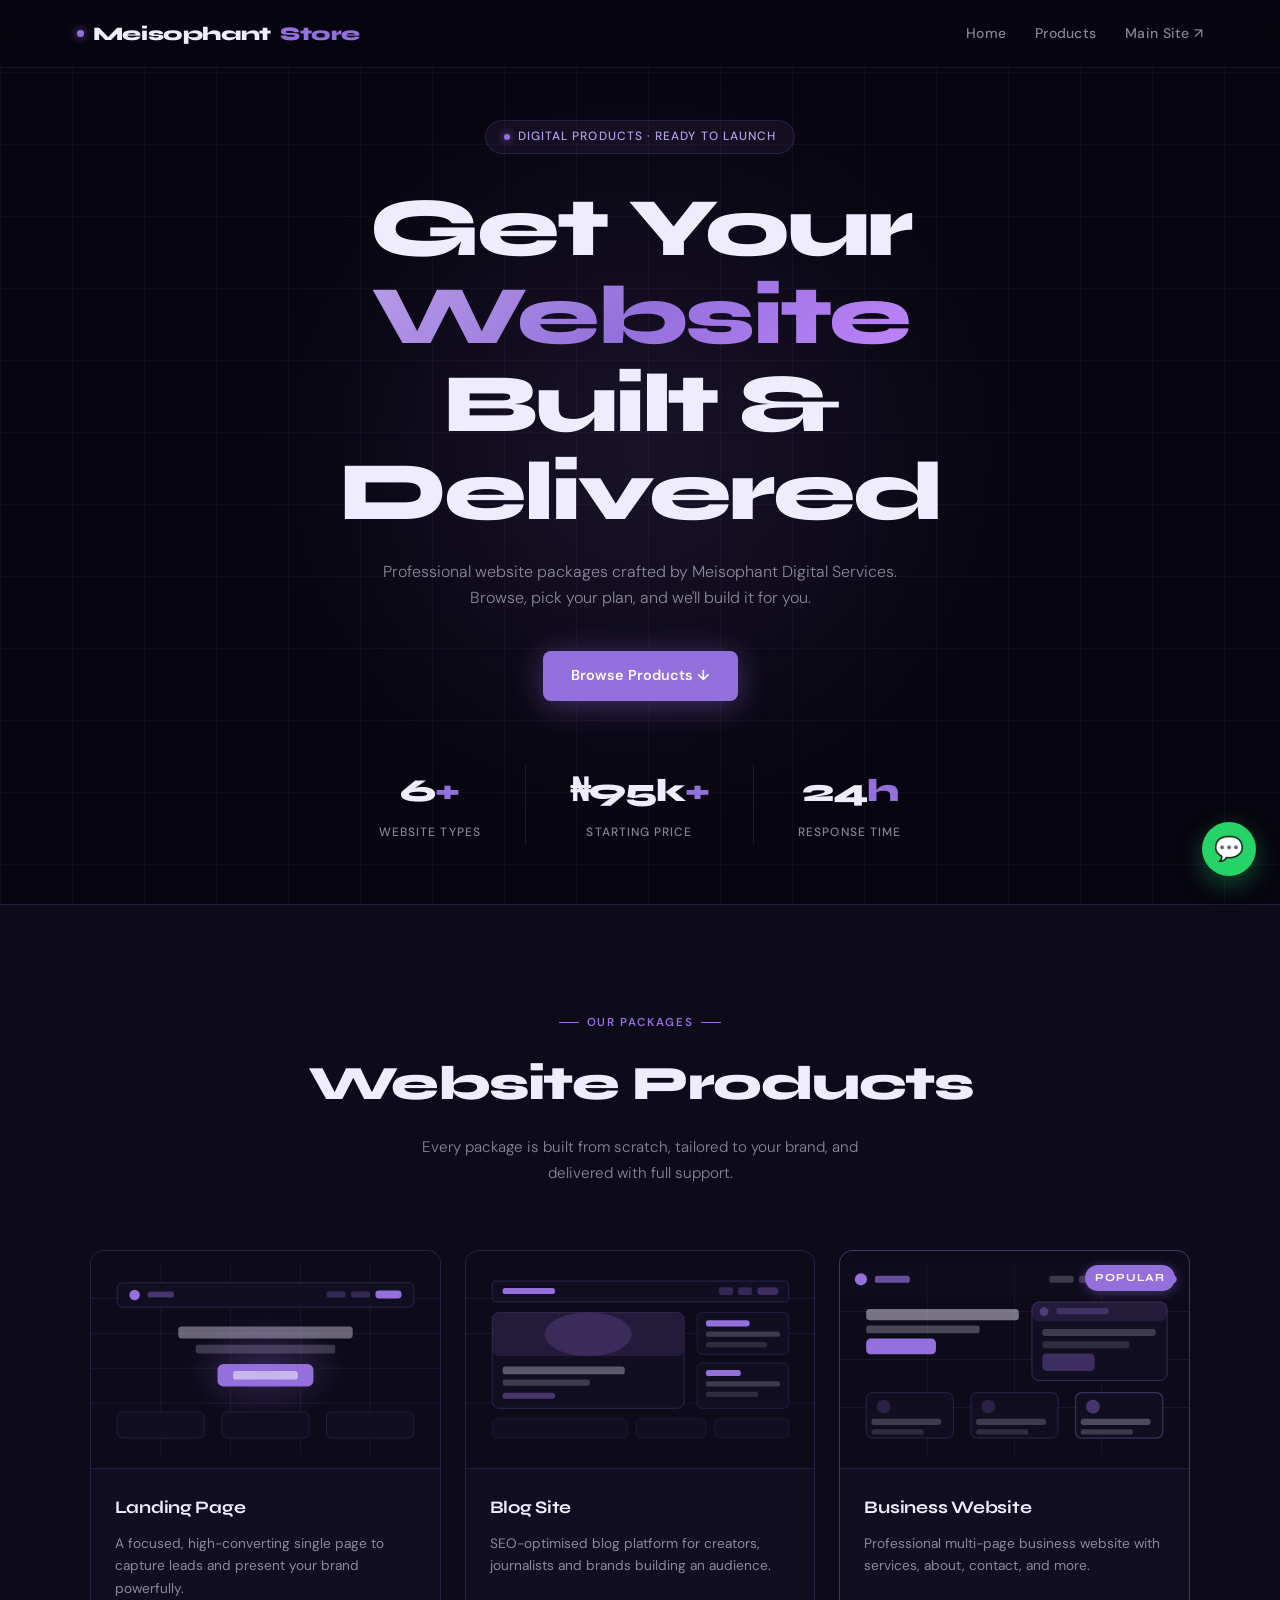
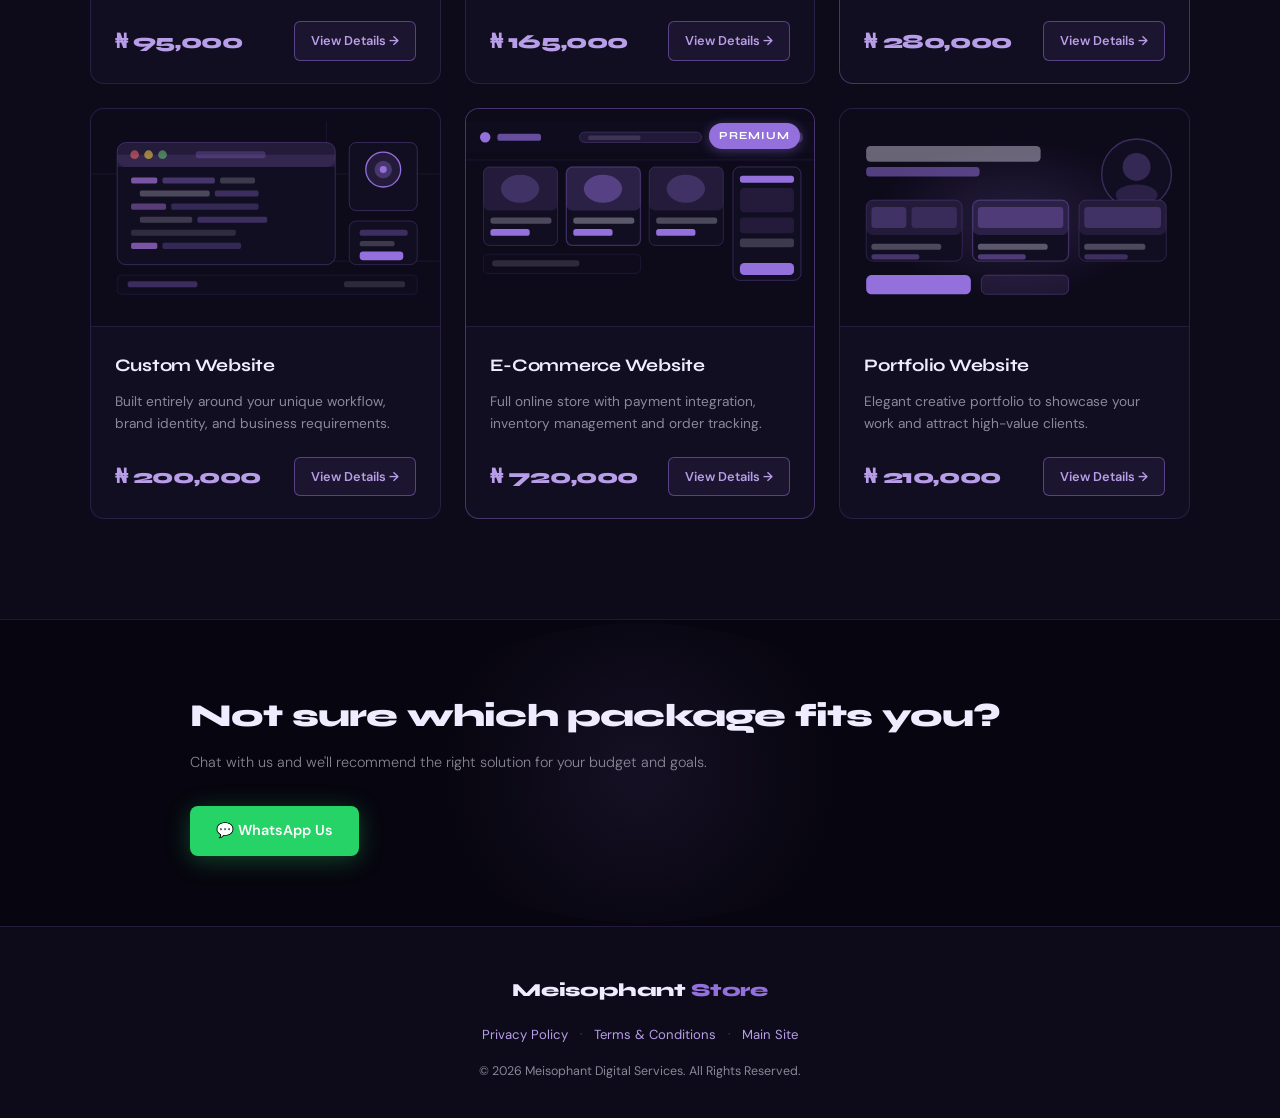
<file: index.html>
<!DOCTYPE html>
<html lang="en">
<head>
  <meta charset="UTF-8">
  <meta name="viewport" content="width=device-width, initial-scale=1.0">
  <title>Meisophant Digital Store</title>
  <meta name="description" content="Browse and order professional website packages from Meisophant Digital Services — landing pages, blogs, eCommerce, and more.">
  <link rel="shortcut icon" href="https://meisophant.name.ng/favicon.png" type="image/x-icon">
  <link rel="icon" href="https://meisophant.name.ng/favicon.png" type="image/png">

  <link rel="preconnect" href="https://fonts.googleapis.com">
  <link rel="preconnect" href="https://fonts.gstatic.com" crossorigin>
  <link href="https://fonts.googleapis.com/css2?family=Syne:wght@400;600;700;800&family=DM+Sans:ital,wght@0,300;0,400;0,500;1,300&display=swap" rel="stylesheet">

  <link rel="stylesheet" href="./assets/css/style.css">
</head>
<body>

  <!-- ===== HEADER ===== -->
  <header class="store-header">
    <a href="index.html" class="store-brand">
      <div class="brand-dot"></div>
      Meisophant <span>Store</span>
    </a>
    <div class="header-right">
      <button class="store-menu-btn" id="menuBtn" aria-label="Open menu">☰</button>
      <nav class="store-nav" id="navMenu">
        <a href="index.html">Home</a>
        <a href="#products">Products</a>
        <a href="https://meisophant.name.ng" target="_blank" rel="noopener">Main Site ↗</a>
      </nav>
    </div>
  </header>

  <!-- ===== HERO ===== -->
  <section class="store-hero">
    <div class="store-hero-orb"></div>
    <div class="store-hero-grid"></div>
    <div class="store-hero-inner">
      <div class="store-badge">
        <span class="store-badge-dot"></span>
        Digital Products · Ready to Launch
      </div>
      <h1>Get Your <em>Website</em><br>Built & Delivered</h1>
      <p>Professional website packages crafted by Meisophant Digital Services. Browse, pick your plan, and we'll build it for you.</p>
      <a href="#products" class="store-hero-btn">Browse Products ↓</a>
    </div>
    <div class="store-hero-stats">
      <div class="store-stat">
        <span class="store-stat-num">6<span>+</span></span>
        <span class="store-stat-label">Website Types</span>
      </div>
      <div class="store-stat-divider"></div>
      <div class="store-stat">
        <span class="store-stat-num">₦95k<span>+</span></span>
        <span class="store-stat-label">Starting Price</span>
      </div>
      <div class="store-stat-divider"></div>
      <div class="store-stat">
        <span class="store-stat-num">24<span>h</span></span>
        <span class="store-stat-label">Response Time</span>
      </div>
    </div>
  </section>

  <!-- ===== PRODUCTS ===== -->
  <section class="store-products" id="products">
    <div class="store-products-header">
      <p class="store-label">Our Packages</p>
      <h2>Website Products</h2>
      <p class="store-products-sub">Every package is built from scratch, tailored to your brand, and delivered with full support.</p>
    </div>

    <div class="store-grid" id="item-grid">

      <!-- LANDING PAGE -->
      <div class="store-card">
        <div class="store-card-img-wrap">
          <svg viewBox="0 0 400 220" xmlns="http://www.w3.org/2000/svg" class="store-card-svg">
            <rect width="400" height="220" fill="#0d0a1a"/>
            <!-- grid -->
            <line x1="0" y1="40" x2="400" y2="40" stroke="#9370db22" stroke-width="1"/>
            <line x1="0" y1="80" x2="400" y2="80" stroke="#9370db22" stroke-width="1"/>
            <line x1="0" y1="120" x2="400" y2="120" stroke="#9370db22" stroke-width="1"/>
            <line x1="0" y1="160" x2="400" y2="160" stroke="#9370db22" stroke-width="1"/>
            <line x1="80" y1="0" x2="80" y2="220" stroke="#9370db22" stroke-width="1"/>
            <line x1="160" y1="0" x2="160" y2="220" stroke="#9370db22" stroke-width="1"/>
            <line x1="240" y1="0" x2="240" y2="220" stroke="#9370db22" stroke-width="1"/>
            <line x1="320" y1="0" x2="320" y2="220" stroke="#9370db22" stroke-width="1"/>
            <!-- nav bar mockup -->
            <rect x="30" y="22" width="340" height="28" rx="6" fill="#120e22" stroke="#9370db44" stroke-width="1"/>
            <circle cx="50" cy="36" r="6" fill="#9370db"/>
            <rect x="65" y="32" width="30" height="7" rx="3" fill="#9370db66"/>
            <rect x="270" y="32" width="22" height="7" rx="3" fill="#9370db44"/>
            <rect x="298" y="32" width="22" height="7" rx="3" fill="#9370db44"/>
            <rect x="326" y="31" width="30" height="9" rx="4" fill="#9370db"/>
            <!-- hero headline -->
            <rect x="100" y="72" width="200" height="14" rx="4" fill="#f0ecff66"/>
            <rect x="120" y="93" width="160" height="10" rx="3" fill="#f0ecff33"/>
            <!-- CTA button -->
            <rect x="145" y="115" width="110" height="26" rx="7" fill="#9370db"/>
            <rect x="163" y="123" width="74" height="10" rx="3" fill="#fff9"/>
            <!-- glow orb -->
            <ellipse cx="200" cy="120" rx="90" ry="60" fill="url(#lg1)" opacity="0.25"/>
            <defs>
              <radialGradient id="lg1" cx="50%" cy="50%">
                <stop offset="0%" stop-color="#9370db"/>
                <stop offset="100%" stop-color="#9370db00"/>
              </radialGradient>
            </defs>
            <!-- bottom stat strip -->
            <rect x="30" y="170" width="100" height="30" rx="6" fill="#120e22" stroke="#9370db33" stroke-width="1"/>
            <rect x="150" y="170" width="100" height="30" rx="6" fill="#120e22" stroke="#9370db33" stroke-width="1"/>
            <rect x="270" y="170" width="100" height="30" rx="6" fill="#120e22" stroke="#9370db33" stroke-width="1"/>
          </svg>
        </div>
        <div class="store-card-body">
          <h3>Landing Page</h3>
          <p>A focused, high-converting single page to capture leads and present your brand powerfully.</p>
          <div class="store-card-footer">
            <span class="store-price">₦ 95,000</span>
            <a href="./products/landing/" class="store-btn">View Details →</a>
          </div>
        </div>
      </div>

      <!-- BLOG SITE -->
      <div class="store-card">
        <div class="store-card-img-wrap">
          <svg viewBox="0 0 400 220" xmlns="http://www.w3.org/2000/svg" class="store-card-svg">
            <rect width="400" height="220" fill="#0d0a1a"/>
            <line x1="0" y1="40" x2="400" y2="40" stroke="#9370db22" stroke-width="1"/>
            <line x1="0" y1="80" x2="400" y2="80" stroke="#9370db22" stroke-width="1"/>
            <line x1="0" y1="160" x2="400" y2="160" stroke="#9370db22" stroke-width="1"/>
            <!-- header bar -->
            <rect x="30" y="20" width="340" height="24" rx="5" fill="#120e22" stroke="#9370db44" stroke-width="1"/>
            <rect x="42" y="28" width="60" height="7" rx="3" fill="#9370db"/>
            <rect x="290" y="27" width="16" height="9" rx="3" fill="#9370db44"/>
            <rect x="312" y="27" width="16" height="9" rx="3" fill="#9370db44"/>
            <rect x="334" y="27" width="24" height="9" rx="4" fill="#9370db55"/>
            <!-- featured post card -->
            <rect x="30" y="56" width="220" height="110" rx="8" fill="#120e22" stroke="#9370db44" stroke-width="1"/>
            <rect x="30" y="56" width="220" height="50" rx="8" fill="#9370db22"/>
            <ellipse cx="140" cy="81" rx="50" ry="25" fill="#9370db33"/>
            <rect x="42" y="118" width="140" height="9" rx="3" fill="#f0ecff55"/>
            <rect x="42" y="133" width="100" height="7" rx="3" fill="#f0ecff33"/>
            <rect x="42" y="148" width="60" height="7" rx="3" fill="#9370db66"/>
            <!-- sidebar -->
            <rect x="265" y="56" width="105" height="48" rx="6" fill="#120e22" stroke="#9370db33" stroke-width="1"/>
            <rect x="275" y="65" width="50" height="7" rx="3" fill="#9370db"/>
            <rect x="275" y="78" width="85" height="6" rx="3" fill="#f0ecff33"/>
            <rect x="275" y="90" width="70" height="6" rx="3" fill="#f0ecff22"/>
            <rect x="265" y="114" width="105" height="52" rx="6" fill="#120e22" stroke="#9370db33" stroke-width="1"/>
            <rect x="275" y="122" width="40" height="7" rx="3" fill="#9370db"/>
            <rect x="275" y="135" width="85" height="6" rx="3" fill="#f0ecff33"/>
            <rect x="275" y="147" width="60" height="6" rx="3" fill="#f0ecff22"/>
            <!-- post list strip -->
            <rect x="30" y="178" width="155" height="22" rx="5" fill="#120e22" stroke="#9370db22" stroke-width="1"/>
            <rect x="195" y="178" width="80" height="22" rx="5" fill="#120e22" stroke="#9370db22" stroke-width="1"/>
            <rect x="285" y="178" width="85" height="22" rx="5" fill="#120e22" stroke="#9370db22" stroke-width="1"/>
          </svg>
        </div>
        <div class="store-card-body">
          <h3>Blog Site</h3>
          <p>SEO-optimised blog platform for creators, journalists and brands building an audience.</p>
          <div class="store-card-footer">
            <span class="store-price">₦ 165,000</span>
            <a href="./products/blog/" class="store-btn">View Details →</a>
          </div>
        </div>
      </div>

      <!-- BUSINESS WEBSITE (Popular) -->
      <div class="store-card store-card-featured">
        <div class="store-featured-badge">Popular</div>
        <div class="store-card-img-wrap">
          <svg viewBox="0 0 400 220" xmlns="http://www.w3.org/2000/svg" class="store-card-svg">
            <rect width="400" height="220" fill="#0d0a1a"/>
            <line x1="0" y1="55" x2="400" y2="55" stroke="#9370db22" stroke-width="1"/>
            <line x1="0" y1="110" x2="400" y2="110" stroke="#9370db22" stroke-width="1"/>
            <line x1="0" y1="165" x2="400" y2="165" stroke="#9370db22" stroke-width="1"/>
            <line x1="100" y1="0" x2="100" y2="220" stroke="#9370db22" stroke-width="1"/>
            <line x1="200" y1="0" x2="200" y2="220" stroke="#9370db22" stroke-width="1"/>
            <line x1="300" y1="0" x2="300" y2="220" stroke="#9370db22" stroke-width="1"/>
            <!-- nav -->
            <rect x="0" y="0" width="400" height="36" fill="#120e2299"/>
            <circle cx="24" cy="18" r="7" fill="#9370db"/>
            <rect x="40" y="14" width="40" height="8" rx="3" fill="#9370dbaa"/>
            <rect x="240" y="14" width="28" height="8" rx="3" fill="#f0ecff33"/>
            <rect x="274" y="14" width="28" height="8" rx="3" fill="#f0ecff33"/>
            <rect x="308" y="14" width="28" height="8" rx="3" fill="#f0ecff33"/>
            <rect x="342" y="13" width="44" height="10" rx="5" fill="#9370db"/>
            <!-- hero -->
            <rect x="30" y="52" width="175" height="13" rx="4" fill="#f0ecff77"/>
            <rect x="30" y="71" width="130" height="9" rx="3" fill="#f0ecff44"/>
            <rect x="30" y="86" width="80" height="18" rx="5" fill="#9370db"/>
            <!-- hero visual / window -->
            <rect x="220" y="44" width="155" height="90" rx="8" fill="#120e22" stroke="#9370db55" stroke-width="1"/>
            <rect x="220" y="44" width="155" height="22" rx="8" fill="#9370db22"/>
            <circle cx="234" cy="55" r="5" fill="#9370db66"/>
            <rect x="248" y="51" width="60" height="7" rx="3" fill="#9370db44"/>
            <rect x="232" y="75" width="130" height="8" rx="3" fill="#f0ecff33"/>
            <rect x="232" y="89" width="100" height="8" rx="3" fill="#f0ecff22"/>
            <rect x="232" y="103" width="60" height="20" rx="5" fill="#9370db55"/>
            <!-- 3 service cards -->
            <rect x="30" y="148" width="100" height="52" rx="7" fill="#120e22" stroke="#9370db44" stroke-width="1"/>
            <circle cx="50" cy="164" r="8" fill="#9370db33"/>
            <rect x="36" y="178" width="80" height="7" rx="3" fill="#f0ecff33"/>
            <rect x="36" y="190" width="60" height="6" rx="3" fill="#f0ecff22"/>
            <rect x="150" y="148" width="100" height="52" rx="7" fill="#120e22" stroke="#9370db44" stroke-width="1"/>
            <circle cx="170" cy="164" r="8" fill="#9370db33"/>
            <rect x="156" y="178" width="80" height="7" rx="3" fill="#f0ecff33"/>
            <rect x="156" y="190" width="60" height="6" rx="3" fill="#f0ecff22"/>
            <rect x="270" y="148" width="100" height="52" rx="7" fill="#120e22" stroke="#9370db55" stroke-width="1.5"/>
            <circle cx="290" cy="164" r="8" fill="#9370db66"/>
            <rect x="276" y="178" width="80" height="7" rx="3" fill="#f0ecff44"/>
            <rect x="276" y="190" width="60" height="6" rx="3" fill="#f0ecff33"/>
          </svg>
        </div>
        <div class="store-card-body">
          <h3>Business Website</h3>
          <p>Professional multi-page business website with services, about, contact, and more.</p>
          <div class="store-card-footer">
            <span class="store-price">₦ 280,000</span>
            <a href="./products/business-site/" class="store-btn">View Details →</a>
          </div>
        </div>
      </div>

      <!-- CUSTOM WEBSITE -->
      <div class="store-card">
        <div class="store-card-img-wrap">
          <svg viewBox="0 0 400 220" xmlns="http://www.w3.org/2000/svg" class="store-card-svg">
            <rect width="400" height="220" fill="#0d0a1a"/>
            <!-- subtle circuit lines -->
            <line x1="0" y1="60" x2="130" y2="60" stroke="#9370db22" stroke-width="1"/>
            <line x1="130" y1="60" x2="130" y2="160" stroke="#9370db22" stroke-width="1"/>
            <line x1="130" y1="160" x2="400" y2="160" stroke="#9370db22" stroke-width="1"/>
            <line x1="270" y1="0" x2="270" y2="60" stroke="#9370db22" stroke-width="1"/>
            <line x1="270" y1="60" x2="400" y2="60" stroke="#9370db22" stroke-width="1"/>
            <!-- terminal / code window -->
            <rect x="30" y="24" width="250" height="140" rx="10" fill="#120e22" stroke="#9370db55" stroke-width="1"/>
            <rect x="30" y="24" width="250" height="28" rx="10" fill="#9370db22"/>
            <rect x="30" y="38" width="250" height="14" fill="#9370db22"/>
            <circle cx="50" cy="38" r="5" fill="#ff6b6b88"/>
            <circle cx="66" cy="38" r="5" fill="#ffd93d88"/>
            <circle cx="82" cy="38" r="5" fill="#6bcb7788"/>
            <rect x="120" y="34" width="80" height="8" rx="3" fill="#9370db44"/>
            <!-- code lines -->
            <rect x="46" y="64" width="30" height="7" rx="2" fill="#c084fc99"/>
            <rect x="82" y="64" width="60" height="7" rx="2" fill="#9370db66"/>
            <rect x="148" y="64" width="40" height="7" rx="2" fill="#f0ecff33"/>
            <rect x="56" y="79" width="80" height="7" rx="2" fill="#f0ecff44"/>
            <rect x="142" y="79" width="50" height="7" rx="2" fill="#9370db55"/>
            <rect x="46" y="94" width="40" height="7" rx="2" fill="#c084fc66"/>
            <rect x="92" y="94" width="100" height="7" rx="2" fill="#9370db44"/>
            <rect x="56" y="109" width="60" height="7" rx="2" fill="#f0ecff33"/>
            <rect x="122" y="109" width="80" height="7" rx="2" fill="#9370db55"/>
            <rect x="46" y="124" width="120" height="7" rx="2" fill="#f0ecff22"/>
            <rect x="46" y="139" width="30" height="7" rx="2" fill="#c084fc99"/>
            <rect x="82" y="139" width="90" height="7" rx="2" fill="#9370db44"/>
            <!-- right panel -->
            <rect x="296" y="24" width="78" height="78" rx="8" fill="#120e22" stroke="#9370db55" stroke-width="1"/>
            <circle cx="335" cy="55" r="20" fill="#9370db22" stroke="#9370db" stroke-width="1.5"/>
            <circle cx="335" cy="55" r="10" fill="#9370db55"/>
            <circle cx="335" cy="55" r="4" fill="#9370db"/>
            <rect x="296" y="114" width="78" height="50" rx="8" fill="#120e22" stroke="#9370db44" stroke-width="1"/>
            <rect x="308" y="124" width="55" height="7" rx="3" fill="#9370db55"/>
            <rect x="308" y="137" width="40" height="6" rx="3" fill="#f0ecff33"/>
            <rect x="308" y="149" width="50" height="10" rx="4" fill="#9370db"/>
            <!-- bottom bar -->
            <rect x="30" y="176" width="344" height="22" rx="5" fill="#120e2299" stroke="#9370db22" stroke-width="1"/>
            <rect x="42" y="183" width="80" height="7" rx="3" fill="#9370db55"/>
            <rect x="290" y="183" width="70" height="7" rx="3" fill="#f0ecff22"/>
          </svg>
        </div>
        <div class="store-card-body">
          <h3>Custom Website</h3>
          <p>Built entirely around your unique workflow, brand identity, and business requirements.</p>
          <div class="store-card-footer">
            <span class="store-price">₦ 200,000</span>
            <a href="./products/custom-site/" class="store-btn">View Details →</a>
          </div>
        </div>
      </div>

      <!-- E-COMMERCE (Premium) -->
      <div class="store-card store-card-featured">
        <div class="store-featured-badge">Premium</div>
        <div class="store-card-img-wrap">
          <svg viewBox="0 0 400 220" xmlns="http://www.w3.org/2000/svg" class="store-card-svg">
            <rect width="400" height="220" fill="#0d0a1a"/>
            <line x1="0" y1="44" x2="400" y2="44" stroke="#9370db22" stroke-width="1"/>
            <!-- top bar -->
            <rect x="0" y="0" width="400" height="36" fill="#120e2299"/>
            <circle cx="22" cy="18" r="6" fill="#9370db"/>
            <rect x="36" y="14" width="50" height="8" rx="3" fill="#9370dbaa"/>
            <!-- search bar -->
            <rect x="130" y="12" width="140" height="12" rx="6" fill="#9370db22" stroke="#9370db44" stroke-width="1"/>
            <rect x="140" y="16" width="60" height="5" rx="2" fill="#f0ecff22"/>
            <!-- cart icon area -->
            <rect x="358" y="12" width="28" height="12" rx="5" fill="#9370db55"/>
            <!-- product grid 2x2 -->
            <rect x="20" y="52" width="85" height="90" rx="7" fill="#120e22" stroke="#9370db44" stroke-width="1"/>
            <rect x="20" y="52" width="85" height="50" rx="7" fill="#9370db22"/>
            <ellipse cx="62" cy="77" rx="22" ry="16" fill="#9370db44"/>
            <rect x="28" y="110" width="70" height="7" rx="3" fill="#f0ecff44"/>
            <rect x="28" y="123" width="45" height="8" rx="3" fill="#9370db"/>
            <rect x="115" y="52" width="85" height="90" rx="7" fill="#120e22" stroke="#9370db55" stroke-width="1.5"/>
            <rect x="115" y="52" width="85" height="50" rx="7" fill="#9370db33"/>
            <ellipse cx="157" cy="77" rx="22" ry="16" fill="#9370db66"/>
            <rect x="123" y="110" width="70" height="7" rx="3" fill="#f0ecff55"/>
            <rect x="123" y="123" width="45" height="8" rx="3" fill="#9370db"/>
            <rect x="210" y="52" width="85" height="90" rx="7" fill="#120e22" stroke="#9370db44" stroke-width="1"/>
            <rect x="210" y="52" width="85" height="50" rx="7" fill="#9370db22"/>
            <ellipse cx="252" cy="77" rx="22" ry="16" fill="#9370db44"/>
            <rect x="218" y="110" width="70" height="7" rx="3" fill="#f0ecff44"/>
            <rect x="218" y="123" width="45" height="8" rx="3" fill="#9370db"/>
            <!-- cart sidebar -->
            <rect x="306" y="52" width="78" height="130" rx="8" fill="#120e22" stroke="#9370db55" stroke-width="1"/>
            <rect x="314" y="62" width="62" height="8" rx="3" fill="#9370db"/>
            <rect x="314" y="76" width="62" height="28" rx="5" fill="#9370db22"/>
            <rect x="314" y="110" width="62" height="18" rx="4" fill="#9370db22"/>
            <rect x="314" y="134" width="62" height="10" rx="3" fill="#f0ecff33"/>
            <rect x="314" y="162" width="62" height="14" rx="5" fill="#9370db"/>
            <!-- footer strip -->
            <rect x="20" y="152" width="180" height="22" rx="5" fill="#120e2266" stroke="#9370db22" stroke-width="1"/>
            <rect x="30" y="159" width="100" height="7" rx="3" fill="#f0ecff22"/>
          </svg>
        </div>
        <div class="store-card-body">
          <h3>E-Commerce Website</h3>
          <p>Full online store with payment integration, inventory management and order tracking.</p>
          <div class="store-card-footer">
            <span class="store-price">₦ 720,000</span>
            <a href="./products/e-commerce_site/" class="store-btn">View Details →</a>
          </div>
        </div>
      </div>

      <!-- PORTFOLIO -->
      <div class="store-card">
        <div class="store-card-img-wrap">
          <svg viewBox="0 0 400 220" xmlns="http://www.w3.org/2000/svg" class="store-card-svg">
            <rect width="400" height="220" fill="#0d0a1a"/>
            <defs>
              <radialGradient id="pg" cx="50%" cy="50%">
                <stop offset="0%" stop-color="#9370db" stop-opacity="0.18"/>
                <stop offset="100%" stop-color="#9370db" stop-opacity="0"/>
              </radialGradient>
            </defs>
            <ellipse cx="200" cy="110" rx="160" ry="90" fill="url(#pg)"/>
            <!-- large name/title block -->
            <rect x="30" y="28" width="200" height="18" rx="5" fill="#f0ecff66"/>
            <rect x="30" y="52" width="130" height="11" rx="4" fill="#9370db88"/>
            <!-- avatar circle -->
            <circle cx="340" cy="60" r="40" fill="#120e22" stroke="#9370db55" stroke-width="1.5"/>
            <circle cx="340" cy="52" r="16" fill="#9370db44"/>
            <ellipse cx="340" cy="84" rx="24" ry="12" fill="#9370db33"/>
            <!-- work grid -->
            <rect x="30" y="90" width="110" height="70" rx="8" fill="#120e22" stroke="#9370db44" stroke-width="1"/>
            <rect x="30" y="90" width="110" height="40" rx="8" fill="#9370db22"/>
            <rect x="36" y="98" width="40" height="24" rx="4" fill="#9370db44"/>
            <rect x="82" y="98" width="52" height="24" rx="4" fill="#9370db33"/>
            <rect x="36" y="140" width="80" height="7" rx="3" fill="#f0ecff44"/>
            <rect x="36" y="152" width="55" height="6" rx="3" fill="#9370db66"/>
            <rect x="152" y="90" width="110" height="70" rx="8" fill="#120e22" stroke="#9370db55" stroke-width="1.5"/>
            <rect x="152" y="90" width="110" height="40" rx="8" fill="#9370db33"/>
            <rect x="158" y="98" width="98" height="24" rx="4" fill="#9370db55"/>
            <rect x="158" y="140" width="80" height="7" rx="3" fill="#f0ecff55"/>
            <rect x="158" y="152" width="55" height="6" rx="3" fill="#9370db77"/>
            <rect x="274" y="90" width="100" height="70" rx="8" fill="#120e22" stroke="#9370db44" stroke-width="1"/>
            <rect x="274" y="90" width="100" height="40" rx="8" fill="#9370db22"/>
            <rect x="280" y="98" width="88" height="24" rx="4" fill="#9370db44"/>
            <rect x="280" y="140" width="70" height="7" rx="3" fill="#f0ecff44"/>
            <rect x="280" y="152" width="50" height="6" rx="3" fill="#9370db55"/>
            <!-- CTA row -->
            <rect x="30" y="176" width="120" height="22" rx="6" fill="#9370db"/>
            <rect x="162" y="176" width="100" height="22" rx="6" fill="#9370db22" stroke="#9370db55" stroke-width="1"/>
          </svg>
        </div>
        <div class="store-card-body">
          <h3>Portfolio Website</h3>
          <p>Elegant creative portfolio to showcase your work and attract high-value clients.</p>
          <div class="store-card-footer">
            <span class="store-price">₦ 210,000</span>
            <a href="./products/portfolio/" class="store-btn">View Details →</a>
          </div>
        </div>
      </div>

    </div>
  </section>

  <!-- ===== CTA STRIP ===== -->
  <section class="store-cta">
    <div class="store-cta-inner">
      <div>
        <h2>Not sure which package fits you?</h2>
        <p>Chat with us and we'll recommend the right solution for your budget and goals.</p>
      </div>
      <a href="https://wa.me/2349029673978?text=Hello%20I%20would%20like%20more%20information%20about%20your%20website%20packages"
         target="_blank" rel="noopener" class="store-cta-btn">
        💬 WhatsApp Us
      </a>
    </div>
  </section>

  <!-- ===== FOOTER ===== -->
  <footer class="store-footer">
    <div class="store-footer-inner">
      <div class="store-footer-brand">
        Meisophant <span>Store</span>
      </div>
      <div class="store-footer-links">
        <a href="./privacy-policy.html">Privacy Policy</a>
        <span>·</span>
        <a href="./terms.html">Terms &amp; Conditions</a>
        <span>·</span>
        <a href="https://meisophant.name.ng" target="_blank" rel="noopener">Main Site</a>
      </div>
      <p class="store-footer-copy">© 2026 Meisophant Digital Services. All Rights Reserved.</p>
    </div>
  </footer>

  <!-- Floating WhatsApp -->
  <a href="https://wa.me/2349029673978" class="store-whatsapp-float" target="_blank" rel="noopener" aria-label="Chat on WhatsApp">💬</a>

  <script src="./script.js" defer></script>
  <script src="./img-load.js" defer></script>
  <script>
    /* ===== MOBILE MENU ===== */
    const menuBtn = document.getElementById('menuBtn');
    const navMenu = document.getElementById('navMenu');

    menuBtn.addEventListener('click', () => {
      navMenu.classList.toggle('show');
      menuBtn.textContent = navMenu.classList.contains('show') ? '✕' : '☰';
    });

    document.querySelectorAll('.store-nav a').forEach(link => {
      link.addEventListener('click', () => {
        navMenu.classList.remove('show');
        menuBtn.textContent = '☰';
      });
    });

    window.addEventListener('resize', () => {
      if (window.innerWidth > 768) {
        navMenu.classList.remove('show');
        menuBtn.textContent = '☰';
      }
    });

    /* ===== SCROLL REVEAL ===== */
    const cards = document.querySelectorAll('.store-card');
    const cardObserver = new IntersectionObserver((entries) => {
      entries.forEach((e, i) => {
        if (e.isIntersecting) {
          e.target.style.transitionDelay = `${(i % 3) * 0.08}s`;
          e.target.classList.add('visible');
          cardObserver.unobserve(e.target);
        }
      });
    }, { threshold: 0.1 });
    cards.forEach(c => cardObserver.observe(c));
  </script>
</body>
</html>
</file>
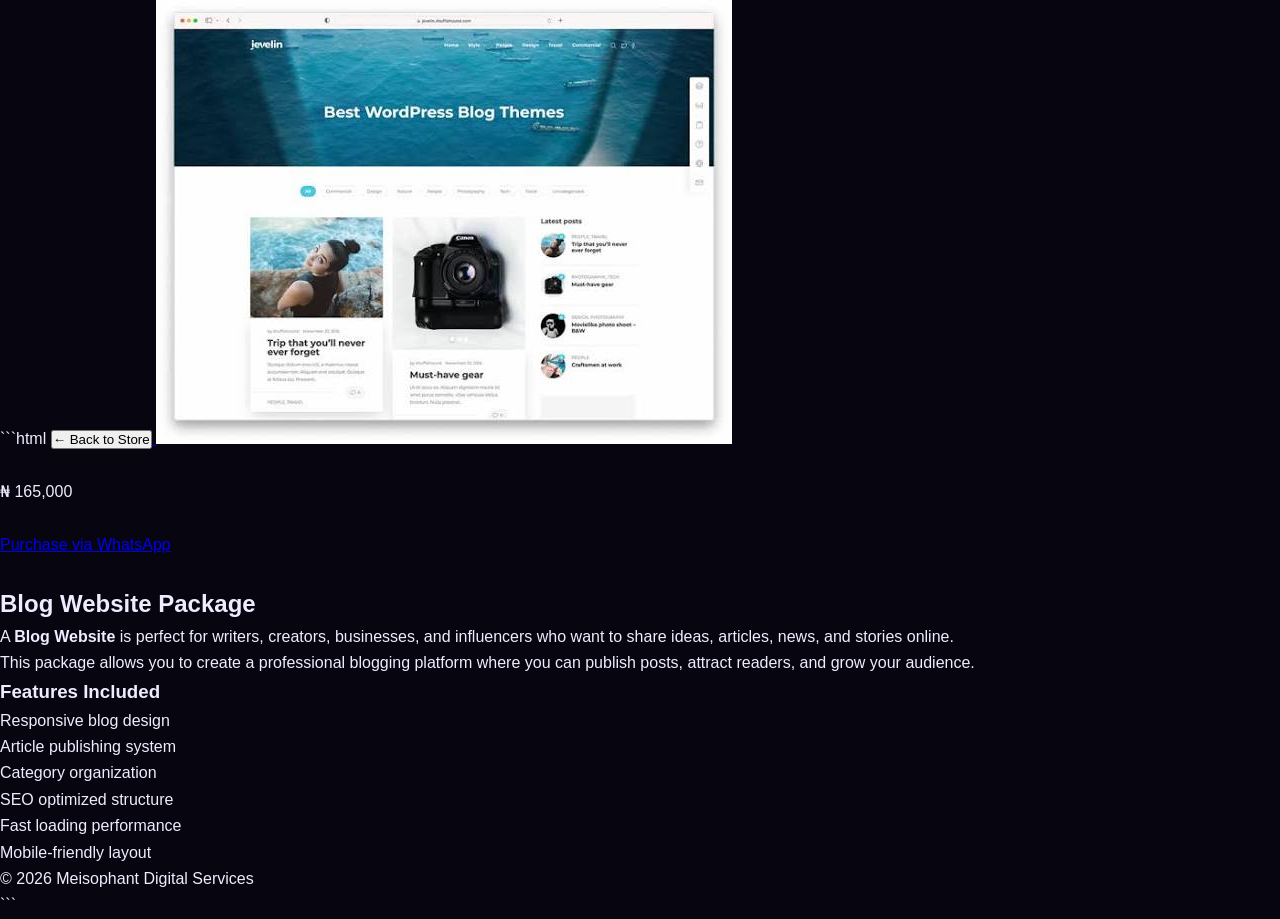
<file: products/blog/index.html>
```html
<!DOCTYPE html>
<html lang="en">

<head>
<meta charset="UTF-8">
<meta name="viewport" content="width=device-width, initial-scale=1.0">

<title>Blog Website Development | Meisophant Digital Services</title>

<meta name="description" content="Professional blog website development by Meisophant Digital Services. Perfect for creators, writers, and businesses that want to publish content online.">

<link rel="stylesheet" href="../../assets/css/style.css">

<link rel="shortcut icon" href="https://meisophant.name.ng/favicon.png" type="image/x-icon">

</head>

<body>

<a href="../../index.html">
<button class="back-btn">← Back to Store</button>
</a>

<img 
src="../../assets/images/blog.jpeg" 
alt="Professional Blog Website Development"
class="product-img"
loading="lazy">

<br><br>

<span class="currency">₦</span>
<span class="price">165,000</span>

<br><br>

<div class="purchase">

<a 
href="https://wa.me/2349029673978?text=Hello%20Meisophant%20Digital%20Services,%20I%20am%20interested%20in%20your%20Blog%20Website%20development%20package." 
class="purchase-btn">

Purchase via WhatsApp

</a>

</div>

<br>

<div class="products">

<h2>Blog Website Package</h2>

<div class="product-description">

<p>
A <b>Blog Website</b> is perfect for writers, creators, businesses, and influencers who want to share ideas, articles, news, and stories online.
</p>

<p>
This package allows you to create a professional blogging platform where you can publish posts, attract readers, and grow your audience.
</p>

<h3>Features Included</h3>

<ul>
<li>Responsive blog design</li>
<li>Article publishing system</li>
<li>Category organization</li>
<li>SEO optimized structure</li>
<li>Fast loading performance</li>
<li>Mobile-friendly layout</li>
</ul>

</div>

</div>

<footer>
© 2026 Meisophant Digital Services
</footer>

</body>

</html>
```
</file>
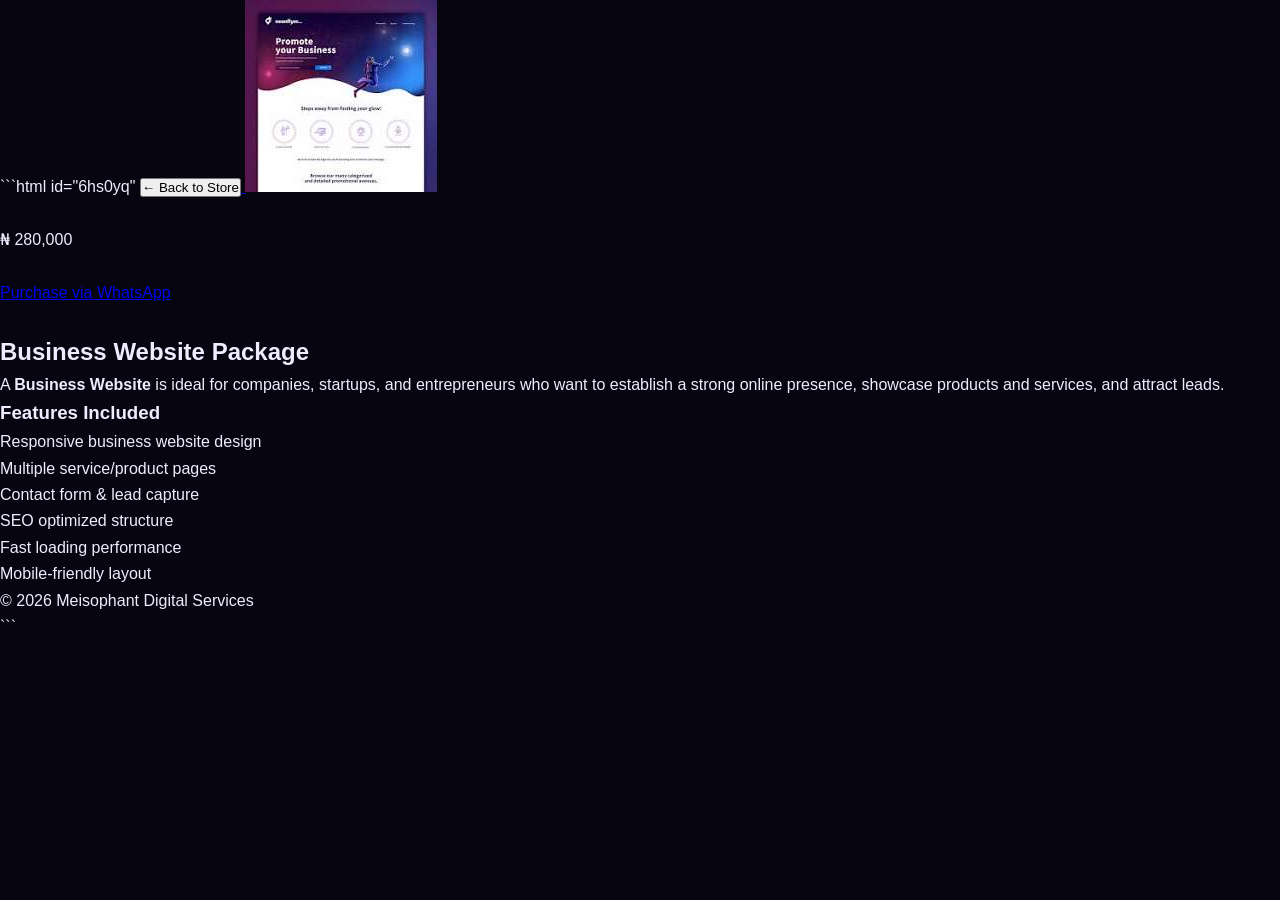
<file: products/business-site/index.html>
```html id="6hs0yq"
<!DOCTYPE html>
<html lang="en">

<head>
<meta charset="UTF-8">
<meta name="viewport" content="width=device-width, initial-scale=1.0">

<title>Business Website Development | Meisophant Digital Services</title>

<meta name="description" content="Professional business website development by Meisophant Digital Services. Perfect for companies looking to showcase products, services, and grow leads online.">

<link rel="stylesheet" href="../../assets/css/style.css">

<link rel="shortcut icon" href="https://meisophant.name.ng/favicon.png" type="image/x-icon">

</head>

<body>

<a href="../../index.html">
<button class="back-btn">← Back to Store</button>
</a>

<img src="../../assets/images/business-website.jpeg" alt="Professional Business Website" class="product-img" loading="lazy">

<br><br>

<span class="currency">₦</span>
<span class="price">280,000</span>

<br><br>

<div class="purchase">
<a href="https://wa.me/2349029673978?text=Hello%20Meisophant%20Digital%20Services,%20I%20am%20interested%20in%20your%20Business%20Website%20development%20package." class="purchase-btn">
Purchase via WhatsApp
</a>
</div>

<br>

<div class="products">
<h2>Business Website Package</h2>
<div class="product-description">
<p>
A <b>Business Website</b> is ideal for companies, startups, and entrepreneurs who want to establish a strong online presence, showcase products and services, and attract leads.
</p>

<h3>Features Included</h3>
<ul>
<li>Responsive business website design</li>
<li>Multiple service/product pages</li>
<li>Contact form & lead capture</li>
<li>SEO optimized structure</li>
<li>Fast loading performance</li>
<li>Mobile-friendly layout</li>
</ul>

</div>
</div>

<footer>
© 2026 Meisophant Digital Services
</footer>

</body>
</html>
```
</file>
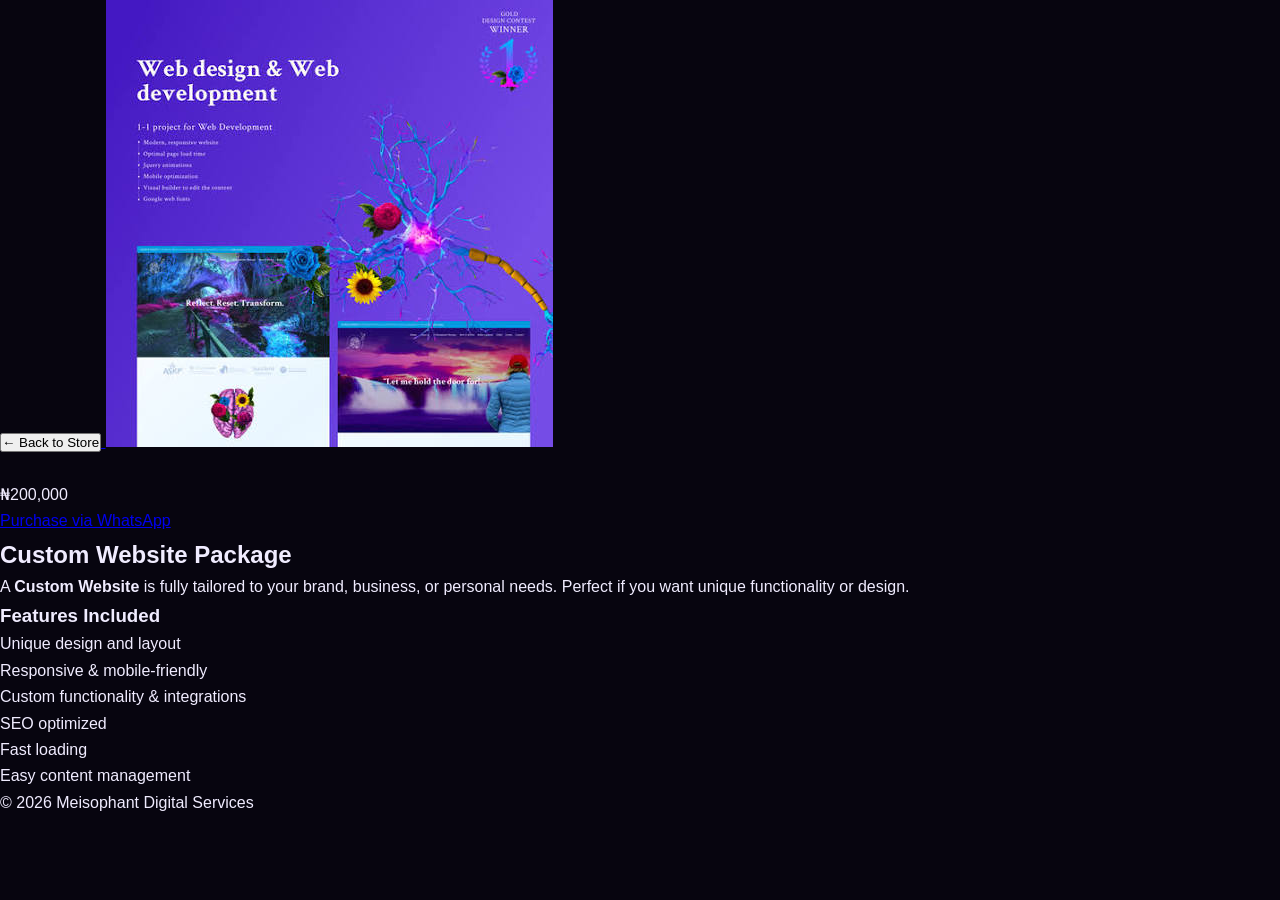
<file: products/custom-site/index.html>
<!DOCTYPE html>
<html lang="en">
<head>
<meta charset="UTF-8">
<meta name="viewport" content="width=device-width, initial-scale=1.0">
<title>Custom Website | Meisophant Digital Services</title>
<meta name="description" content="Custom website development by Meisophant Digital Services. Tailored solutions for businesses and personal brands.">
<link rel="stylesheet" href="../../assets/css/style.css">
<link rel="shortcut icon" href="https://meisophant.name.ng/favicon.png" type="image/x-icon">
</head>
<body>

<a href="../../index.html">
<button class="back-btn">← Back to Store</button>
</a>

<img src="../../assets/images/custom.jpeg" alt="Custom Website" class="product-img" loading="lazy">

<br><br>

<span class="currency">₦</span><span class="price">200,000</span>

<div class="purchase">
<a href="https://wa.me/2349029673978?text=Hello%20Meisophant%20Digital%20Services,%20I%20am%20interested%20in%20your%20Custom%20Website%20development%20package." class="purchase-btn">
Purchase via WhatsApp
</a>
</div>

<div class="products">
<h2>Custom Website Package</h2>
<div class="product-description">
<p>
A <b>Custom Website</b> is fully tailored to your brand, business, or personal needs. Perfect if you want unique functionality or design.
</p>
<h3>Features Included</h3>
<ul>
<li>Unique design and layout</li>
<li>Responsive & mobile-friendly</li>
<li>Custom functionality & integrations</li>
<li>SEO optimized</li>
<li>Fast loading</li>
<li>Easy content management</li>
</ul>
</div>
</div>

<footer>
© 2026 Meisophant Digital Services
</footer>

</body>
</html>
</file>
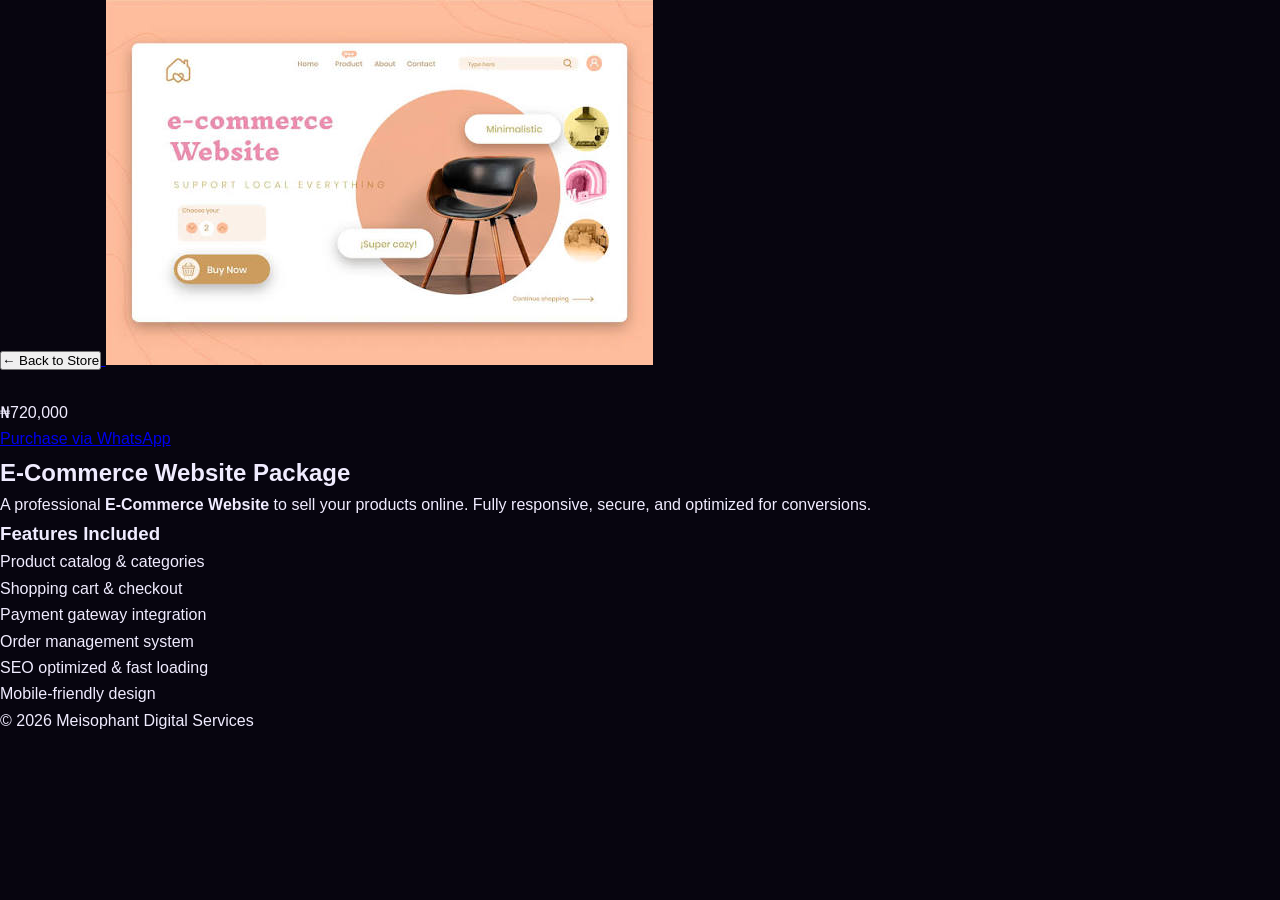
<file: products/e-commerce_site/index.html>
<!DOCTYPE html>
<html lang="en">
<head>
<meta charset="UTF-8">
<meta name="viewport" content="width=device-width, initial-scale=1.0">
<title>E-Commerce Website | Meisophant Digital Services</title>
<meta name="description" content="E-Commerce website development by Meisophant Digital Services. Sell products online professionally with a secure online store.">
<link rel="stylesheet" href="../../assets/css/style.css">
<link rel="shortcut icon" href="https://meisophant.name.ng/favicon.png" type="image/x-icon">
</head>
<body>

<a href="../../index.html">
<button class="back-btn">← Back to Store</button>
</a>

<img src="../../assets/images/e-commerce.jpeg" alt="E-Commerce Website" class="product-img" loading="lazy">

<br><br>

<span class="currency">₦</span><span class="price">720,000</span>

<div class="purchase">
<a href="https://wa.me/2349029673978?text=Hello%20Meisophant%20Digital%20Services,%20I%20am%20interested%20in%20your%20E-Commerce%20Website%20package." class="purchase-btn">
Purchase via WhatsApp
</a>
</div>

<div class="products">
<h2>E-Commerce Website Package</h2>
<div class="product-description">
<p>
A professional <b>E-Commerce Website</b> to sell your products online. Fully responsive, secure, and optimized for conversions.
</p>
<h3>Features Included</h3>
<ul>
<li>Product catalog & categories</li>
<li>Shopping cart & checkout</li>
<li>Payment gateway integration</li>
<li>Order management system</li>
<li>SEO optimized & fast loading</li>
<li>Mobile-friendly design</li>
</ul>
</div>
</div>

<footer>
© 2026 Meisophant Digital Services
</footer>

</body>
</html>
</file>
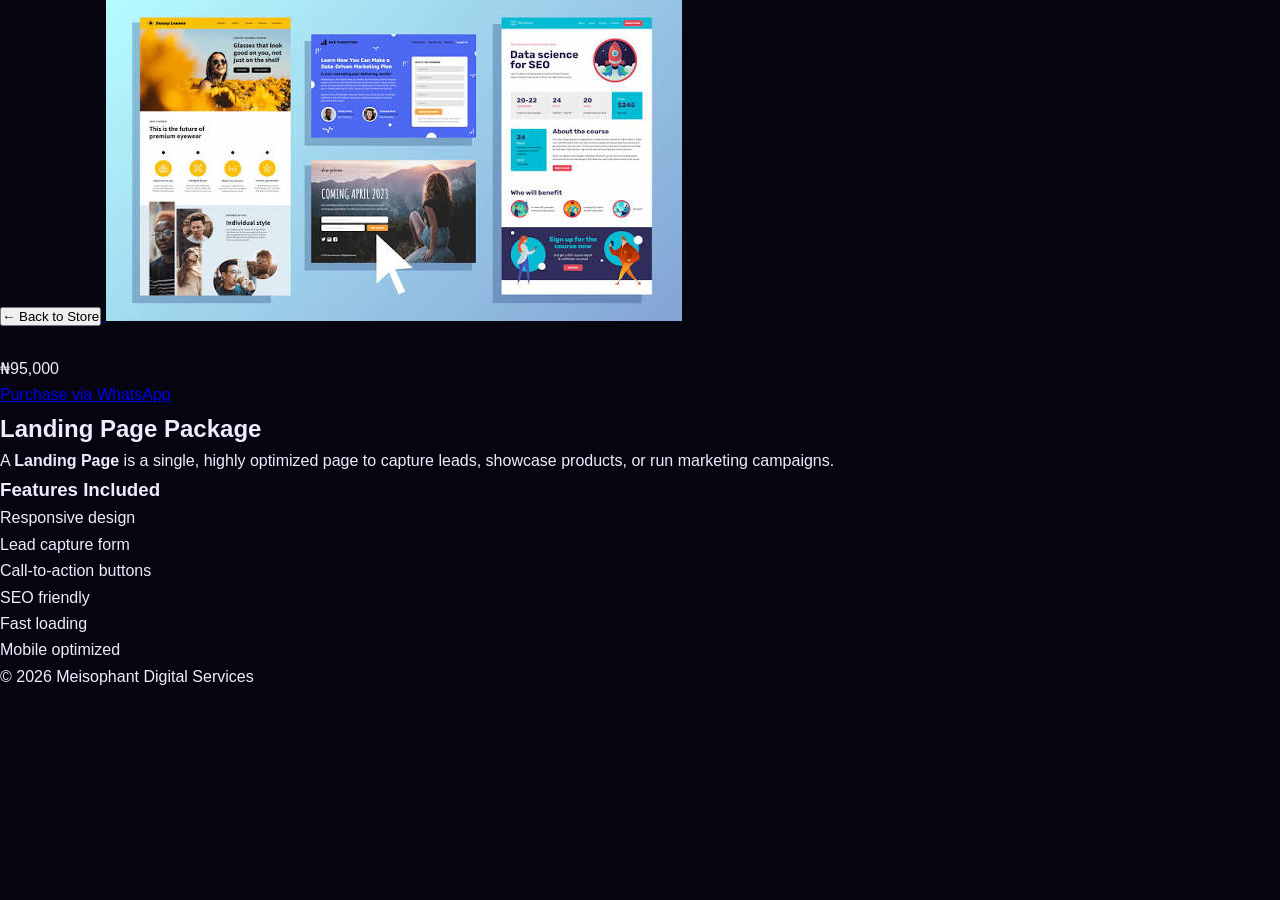
<file: products/landing/index.html>
<!DOCTYPE html>
<html lang="en">
<head>
<meta charset="UTF-8">
<meta name="viewport" content="width=device-width, initial-scale=1.0">
<title>Landing Page | Meisophant Digital Services</title>
<meta name="description" content="Professional landing page development by Meisophant Digital Services. Perfect for startups, campaigns, and product launches.">
<link rel="stylesheet" href="../../assets/css/style.css">
<link rel="shortcut icon" href="https://meisophant.name.ng/favicon.png" type="image/x-icon">
</head>
<body>

<a href="../../index.html">
<button class="back-btn">← Back to Store</button>
</a>

<img src="../../assets/images/landing.jpeg" alt="Landing Page" class="product-img" loading="lazy">

<br><br>

<span class="currency">₦</span><span class="price">95,000</span>

<div class="purchase">
<a href="https://wa.me/2349029673978?text=Hello%20Meisophant%20Digital%20Services,%20I%20am%20interested%20in%20your%20Landing%20Page%20development%20package." class="purchase-btn">
Purchase via WhatsApp
</a>
</div>

<div class="products">
<h2>Landing Page Package</h2>
<div class="product-description">
<p>
A <b>Landing Page</b> is a single, highly optimized page to capture leads, showcase products, or run marketing campaigns.
</p>
<h3>Features Included</h3>
<ul>
<li>Responsive design</li>
<li>Lead capture form</li>
<li>Call-to-action buttons</li>
<li>SEO friendly</li>
<li>Fast loading</li>
<li>Mobile optimized</li>
</ul>
</div>
</div>

<footer>
© 2026 Meisophant Digital Services
</footer>

</body>
</html>
</file>
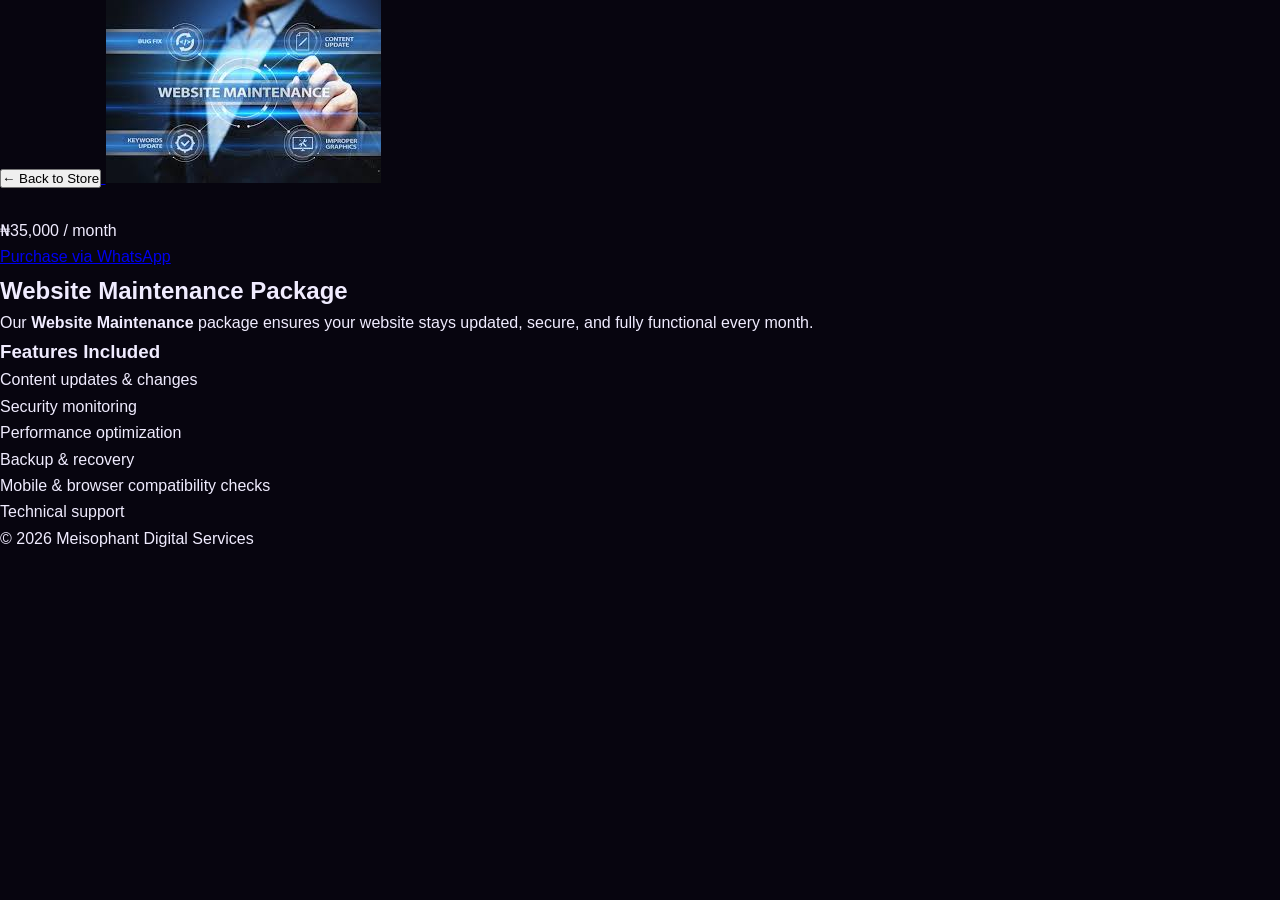
<file: products/maintenance/index.html>
<!DOCTYPE html>
<html lang="en">
<head>
<meta charset="UTF-8">
<meta name="viewport" content="width=device-width, initial-scale=1.0">
<title>Website Maintenance | Meisophant Digital Services</title>
<meta name="description" content="Website maintenance services by Meisophant Digital Services. Keep your website updated, secure, and running smoothly every month.">
<link rel="stylesheet" href="../../assets/css/style.css">
<link rel="shortcut icon" href="https://meisophant.name.ng/favicon.png" type="image/x-icon">
</head>
<body>

<a href="../../index.html">
<button class="back-btn">← Back to Store</button>
</a>

<img src="../../assets/images/maintenance.jpeg" alt="Website Maintenance" class="product-img" loading="lazy">

<br><br>

<span class="currency">₦</span><span class="price">35,000 / month</span>

<div class="purchase">
<a href="https://wa.me/2349029673978?text=Hello%20Meisophant%20Digital%20Services,%20I%20am%20interested%20in%20your%20Website%20Maintenance%20package." class="purchase-btn">
Purchase via WhatsApp
</a>
</div>

<div class="products">
<h2>Website Maintenance Package</h2>
<div class="product-description">
<p>
Our <b>Website Maintenance</b> package ensures your website stays updated, secure, and fully functional every month.
</p>
<h3>Features Included</h3>
<ul>
<li>Content updates & changes</li>
<li>Security monitoring</li>
<li>Performance optimization</li>
<li>Backup & recovery</li>
<li>Mobile & browser compatibility checks</li>
<li>Technical support</li>
</ul>
</div>
</div>

<footer>
© 2026 Meisophant Digital Services
</footer>

</body>
</html>
</file>
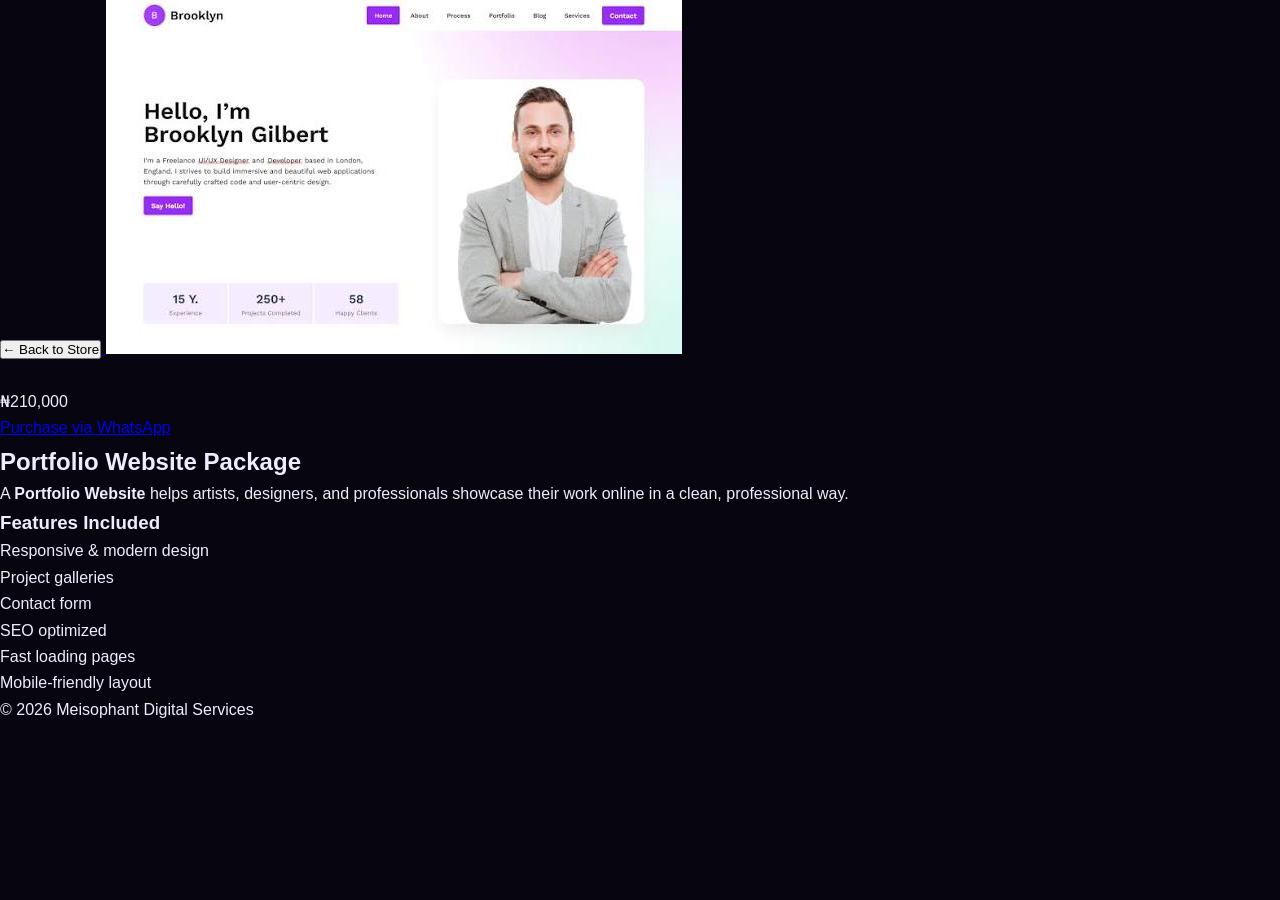
<file: products/portfolio/index.html>
<!DOCTYPE html>
<html lang="en">
<head>
<meta charset="UTF-8">
<meta name="viewport" content="width=device-width, initial-scale=1.0">
<title>Portfolio Website | Meisophant Digital Services</title>
<meta name="description" content="Portfolio website development by Meisophant Digital Services. Showcase your work, projects, and achievements professionally.">
<link rel="stylesheet" href="../../assets/css/style.css">
<link rel="shortcut icon" href="https://meisophant.name.ng/favicon.png" type="image/x-icon">
</head>
<body>

<a href="../../index.html">
<button class="back-btn">← Back to Store</button>
</a>

<img src="../../assets/images/portfolio.jpeg" alt="Portfolio Website" class="product-img" loading="lazy">

<br><br>

<span class="currency">₦</span><span class="price">210,000</span>

<div class="purchase">
<a href="https://wa.me/2349029673978?text=Hello%20Meisophant%20Digital%20Services,%20I%20am%20interested%20in%20your%20Portfolio%20Website%20package." class="purchase-btn">
Purchase via WhatsApp
</a>
</div>

<div class="products">
<h2>Portfolio Website Package</h2>
<div class="product-description">
<p>
A <b>Portfolio Website</b> helps artists, designers, and professionals showcase their work online in a clean, professional way.
</p>
<h3>Features Included</h3>
<ul>
<li>Responsive & modern design</li>
<li>Project galleries</li>
<li>Contact form</li>
<li>SEO optimized</li>
<li>Fast loading pages</li>
<li>Mobile-friendly layout</li>
</ul>
</div>
</div>

<footer>
© 2026 Meisophant Digital Services
</footer>

</body>
</html>
</file>
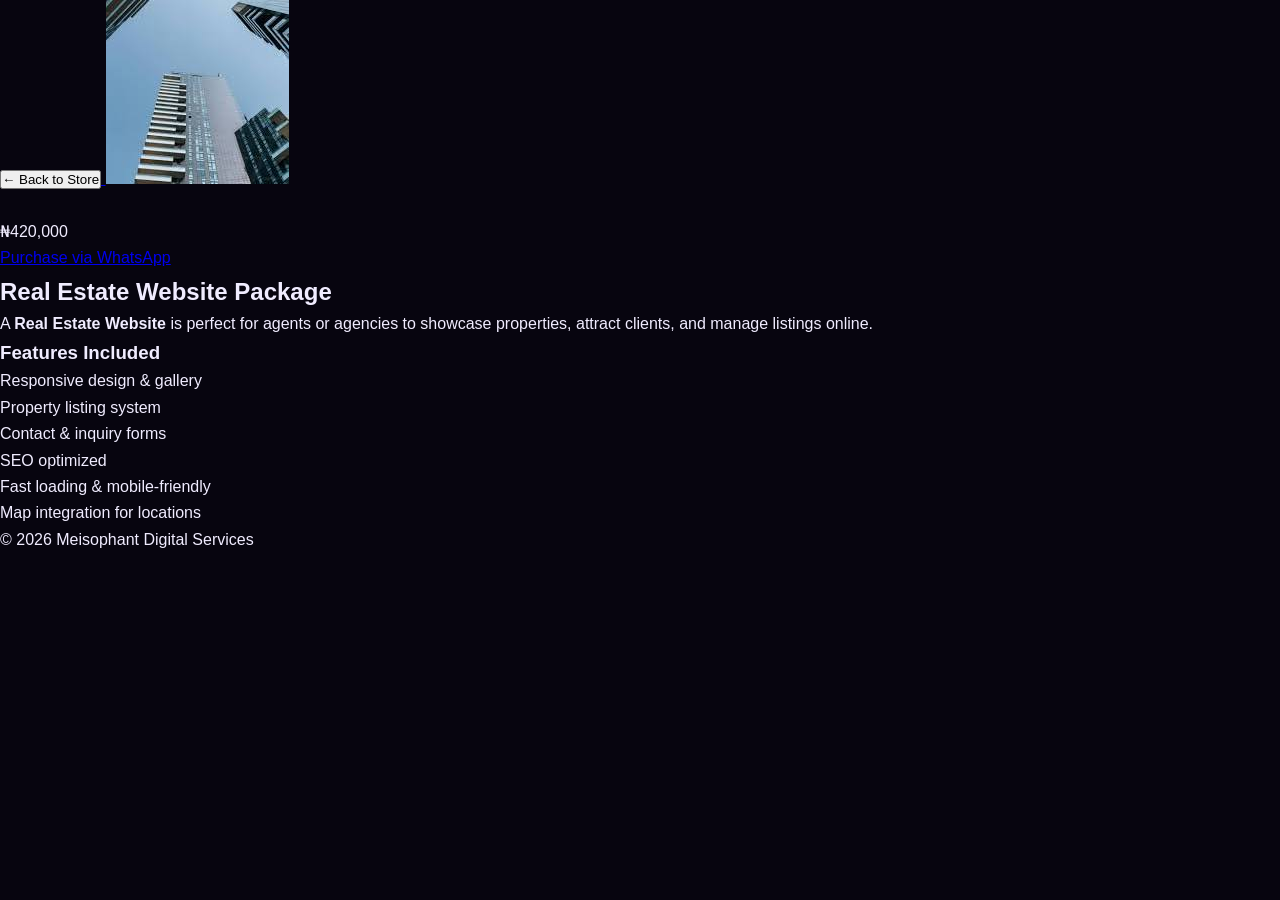
<file: products/real-estate/index.html>
<!DOCTYPE html>
<html lang="en">
<head>
<meta charset="UTF-8">
<meta name="viewport" content="width=device-width, initial-scale=1.0">
<title>Real Estate Website | Meisophant Digital Services</title>
<meta name="description" content="Professional real estate website development by Meisophant Digital Services. Showcase properties and attract buyers online.">
<link rel="stylesheet" href="../../assets/css/style.css">
<link rel="shortcut icon" href="https://meisophant.name.ng/favicon.png" type="image/x-icon">
</head>
<body>

<a href="../../index.html">
<button class="back-btn">← Back to Store</button>
</a>

<img src="../../assets/images/real-estate.jpeg" alt="Real Estate Website" class="product-img" loading="lazy">

<br><br>

<span class="currency">₦</span><span class="price">420,000</span>

<div class="purchase">
<a href="https://wa.me/2349029673978?text=Hello%20Meisophant%20Digital%20Services,%20I%20am%20interested%20in%20your%20Real%20Estate%20Website%20package." class="purchase-btn">
Purchase via WhatsApp
</a>
</div>

<div class="products">
<h2>Real Estate Website Package</h2>
<div class="product-description">
<p>
A <b>Real Estate Website</b> is perfect for agents or agencies to showcase properties, attract clients, and manage listings online.
</p>
<h3>Features Included</h3>
<ul>
<li>Responsive design & gallery</li>
<li>Property listing system</li>
<li>Contact & inquiry forms</li>
<li>SEO optimized</li>
<li>Fast loading & mobile-friendly</li>
<li>Map integration for locations</li>
</ul>
</div>
</div>

<footer>
© 2026 Meisophant Digital Services
</footer>

</body>
</html>
</file>
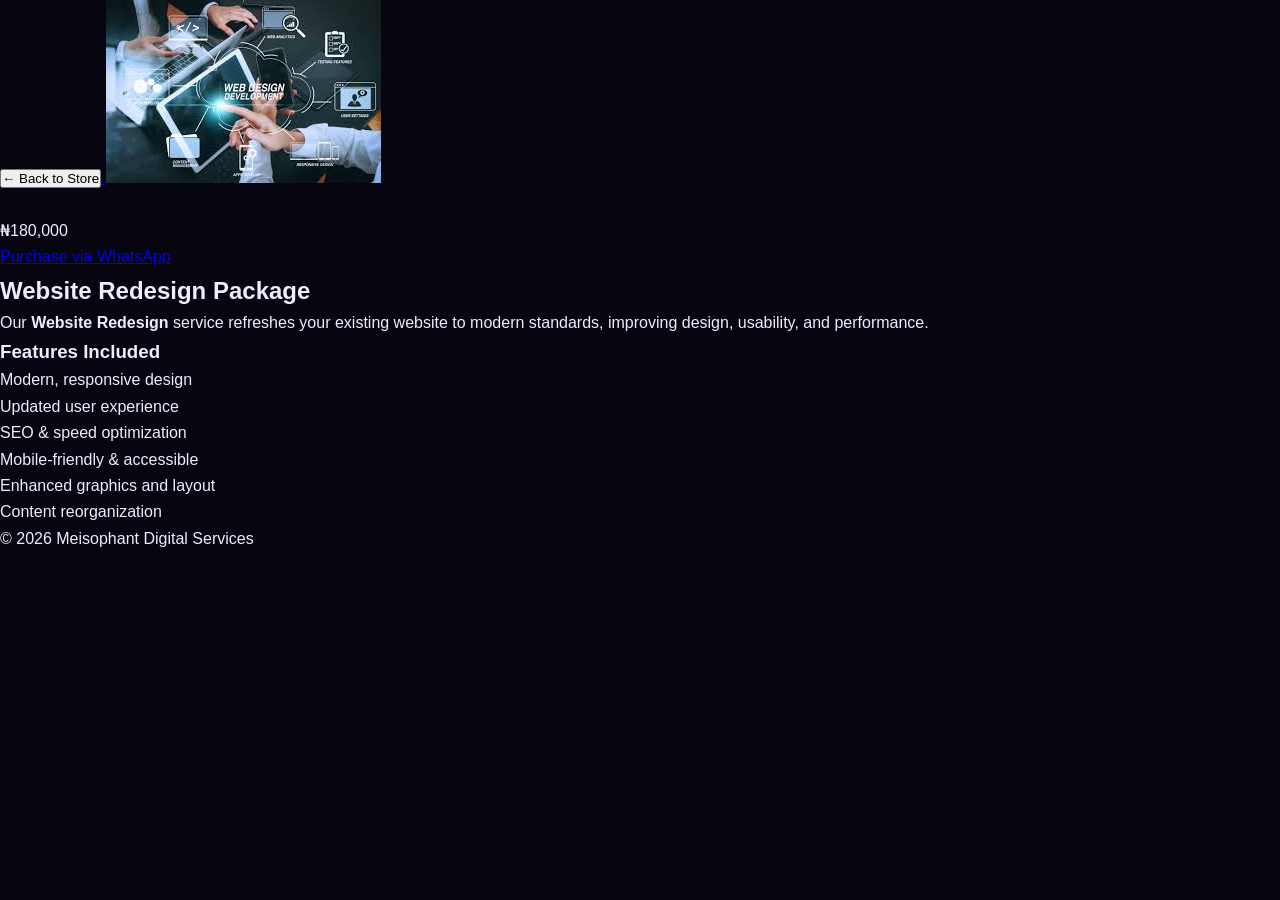
<file: products/redesign/index.html>
<!DOCTYPE html>
<html lang="en">
<head>
<meta charset="UTF-8">
<meta name="viewport" content="width=device-width, initial-scale=1.0">
<title>Website Redesign | Meisophant Digital Services</title>
<meta name="description" content="Website redesign services by Meisophant Digital Services. Modernize and refresh your existing website for better user experience and performance.">
<link rel="stylesheet" href="../../assets/css/style.css">
<link rel="shortcut icon" href="https://meisophant.name.ng/favicon.png" type="image/x-icon">
</head>
<body>

<a href="../../index.html">
<button class="back-btn">← Back to Store</button>
</a>

<img src="../../assets/images/redesign.jpeg" alt="Website Redesign" class="product-img" loading="lazy">

<br><br>

<span class="currency">₦</span><span class="price">180,000</span>

<div class="purchase">
<a href="https://wa.me/2349029673978?text=Hello%20Meisophant%20Digital%20Services,%20I%20am%20interested%20in%20your%20Website%20Redesign%20package." class="purchase-btn">
Purchase via WhatsApp
</a>
</div>

<div class="products">
<h2>Website Redesign Package</h2>
<div class="product-description">
<p>
Our <b>Website Redesign</b> service refreshes your existing website to modern standards, improving design, usability, and performance.
</p>
<h3>Features Included</h3>
<ul>
<li>Modern, responsive design</li>
<li>Updated user experience</li>
<li>SEO & speed optimization</li>
<li>Mobile-friendly & accessible</li>
<li>Enhanced graphics and layout</li>
<li>Content reorganization</li>
</ul>
</div>
</div>

<footer>
© 2026 Meisophant Digital Services
</footer>

</body>
</html>
</file>
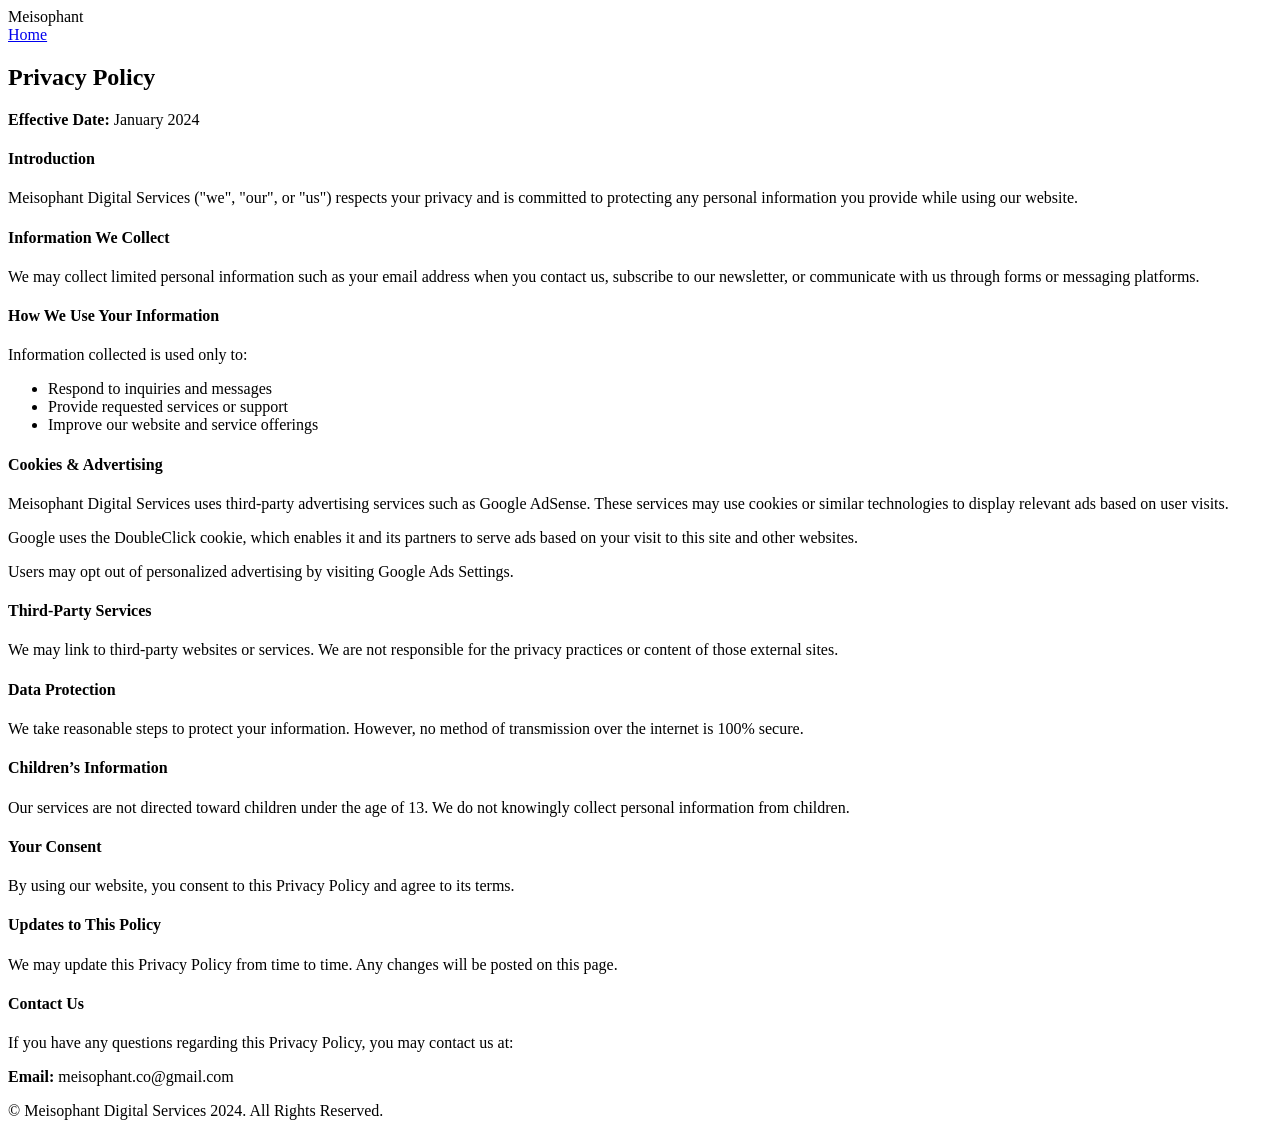
<file: privacy-policy.html>
<!DOCTYPE html>
<html lang="en">
<head>
  <meta charset="UTF-8">
  <meta name="viewport" content="width=device-width, initial-scale=1.0">

  <title>Privacy Policy | Meisophant Digital Services</title>

  <meta name="description" content="Privacy Policy for Meisophant Digital Services. Learn how we collect, use, and protect user information.">

  <link rel="canonical" href="https://e-store.meisophant.name.ng/privacy-policy.html">
  <link rel="stylesheet" href="https://meisophant.name.ng/style.css">
  <link rel="icon" href="https://meisophant.name.ng/favicon.png" type="image/png">
</head>

<body>

<header class="header">
  <div class="logo">Meisophant</div>
  <nav class="nav">
    <a href="./index.html">Home</a>
  </nav>
</header>

<main class="main-content">

  <div class="container">
    <h2>Privacy Policy</h2>
    <p><strong>Effective Date:</strong> January 2024</p>
  </div>

  <div class="container">
    <h4>Introduction</h4>
    <p>
      Meisophant Digital Services ("we", "our", or "us") respects your privacy and is committed to protecting any personal information you provide while using our website.
    </p>
  </div>

  <div class="container">
    <h4>Information We Collect</h4>
    <p>
      We may collect limited personal information such as your email address when you contact us, subscribe to our newsletter, or communicate with us through forms or messaging platforms.
    </p>
  </div>

  <div class="container">
    <h4>How We Use Your Information</h4>
    <p>
      Information collected is used only to:
    </p>
    <ul>
      <li>Respond to inquiries and messages</li>
      <li>Provide requested services or support</li>
      <li>Improve our website and service offerings</li>
    </ul>
  </div>

  <div class="container">
    <h4>Cookies & Advertising</h4>
    <p>
      Meisophant Digital Services uses third-party advertising services such as Google AdSense. These services may use cookies or similar technologies to display relevant ads based on user visits.
    </p>
    <p>
      Google uses the DoubleClick cookie, which enables it and its partners to serve ads based on your visit to this site and other websites.
    </p>
    <p>
      Users may opt out of personalized advertising by visiting Google Ads Settings.
    </p>
  </div>

  <div class="container">
    <h4>Third-Party Services</h4>
    <p>
      We may link to third-party websites or services. We are not responsible for the privacy practices or content of those external sites.
    </p>
  </div>

  <div class="container">
    <h4>Data Protection</h4>
    <p>
      We take reasonable steps to protect your information. However, no method of transmission over the internet is 100% secure.
    </p>
  </div>

  <div class="container">
    <h4>Children’s Information</h4>
    <p>
      Our services are not directed toward children under the age of 13. We do not knowingly collect personal information from children.
    </p>
  </div>

  <div class="container">
    <h4>Your Consent</h4>
    <p>
      By using our website, you consent to this Privacy Policy and agree to its terms.
    </p>
  </div>

  <div class="container">
    <h4>Updates to This Policy</h4>
    <p>
      We may update this Privacy Policy from time to time. Any changes will be posted on this page.
    </p>
  </div>

  <div class="container">
    <h4>Contact Us</h4>
    <p>
      If you have any questions regarding this Privacy Policy, you may contact us at:
    </p>
    <p>
      <strong>Email:</strong> meisophant.co@gmail.com
    </p>
  </div>

</main>

<footer class="footer_div">
  <p>&copy; Meisophant Digital Services 2024. All Rights Reserved.</p>
</footer>

</body>
</html>
</file>
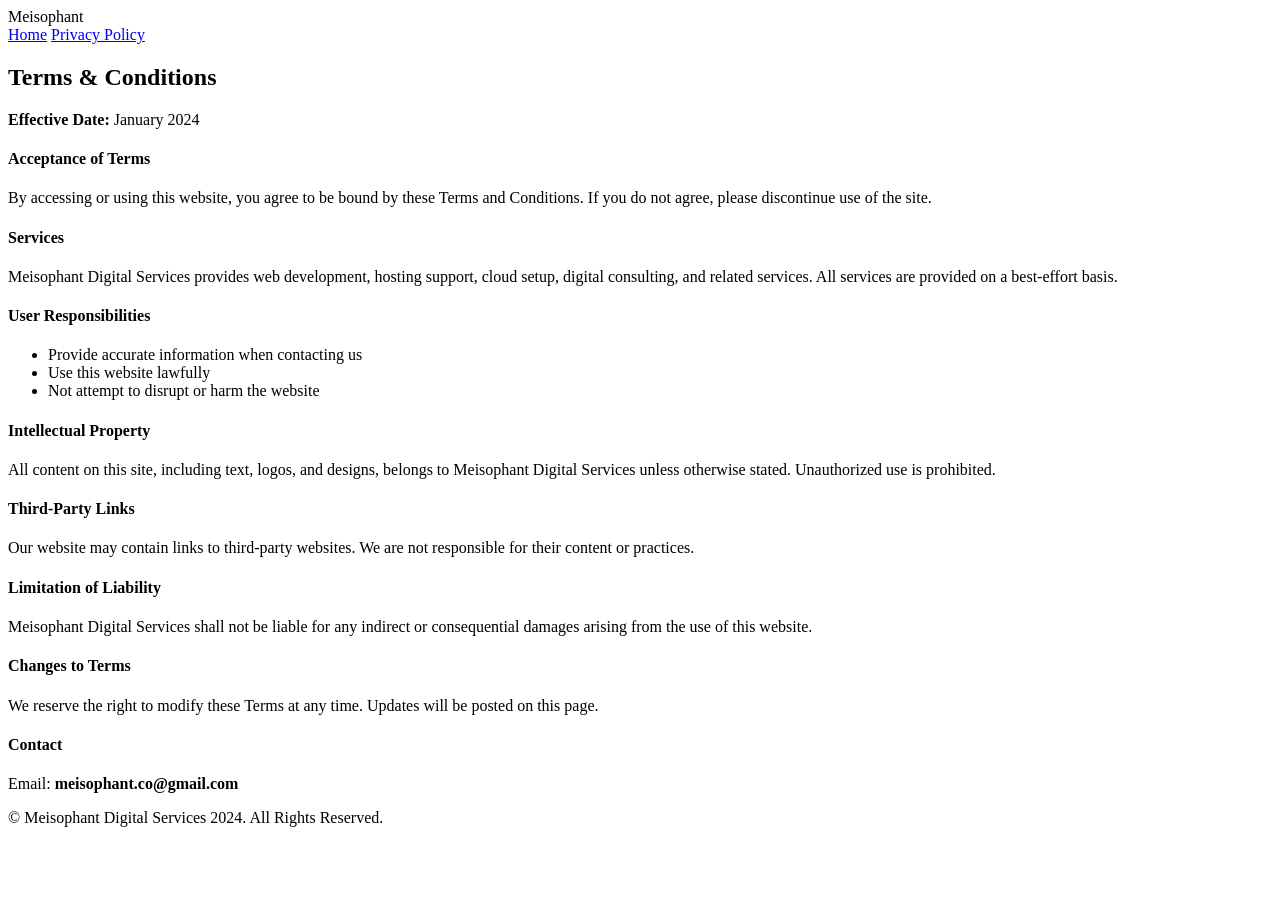
<file: terms.html>
<!DOCTYPE html>
<html lang="en">
<head>
  <meta charset="UTF-8">
  <meta name="viewport" content="width=device-width, initial-scale=1.0">

  <title>Terms & Conditions | Meisophant Digital Services</title>
  <meta name="description" content="Terms and Conditions for Meisophant Digital Services.">

  <link rel="canonical" href="https://e-storemeisophant.name.ng/terms.html">
  <link rel="stylesheet" href="https://meisophant.name.ng/style.css">
  <link rel="icon" href="https://meisophant.name.ng/favicon.png" type="image/png">
</head>

<body>

<header class="header">
  <div class="logo">Meisophant</div>
  <nav class="nav">
    <a href="./index.html">Home</a>
    <a href="./privacy-policy.html">Privacy Policy</a>
  </nav>
</header>

<main class="main-content">

  <div class="container">
    <h2>Terms & Conditions</h2>
    <p><strong>Effective Date:</strong> January 2024</p>
  </div>

  <div class="container">
    <h4>Acceptance of Terms</h4>
    <p>
      By accessing or using this website, you agree to be bound by these Terms and Conditions. If you do not agree, please discontinue use of the site.
    </p>
  </div>

  <div class="container">
    <h4>Services</h4>
    <p>
      Meisophant Digital Services provides web development, hosting support, cloud setup, digital consulting, and related services. All services are provided on a best-effort basis.
    </p>
  </div>

  <div class="container">
    <h4>User Responsibilities</h4>
    <ul>
      <li>Provide accurate information when contacting us</li>
      <li>Use this website lawfully</li>
      <li>Not attempt to disrupt or harm the website</li>
    </ul>
  </div>

  <div class="container">
    <h4>Intellectual Property</h4>
    <p>
      All content on this site, including text, logos, and designs, belongs to Meisophant Digital Services unless otherwise stated. Unauthorized use is prohibited.
    </p>
  </div>

  <div class="container">
    <h4>Third-Party Links</h4>
    <p>
      Our website may contain links to third-party websites. We are not responsible for their content or practices.
    </p>
  </div>

  <div class="container">
    <h4>Limitation of Liability</h4>
    <p>
      Meisophant Digital Services shall not be liable for any indirect or consequential damages arising from the use of this website.
    </p>
  </div>

  <div class="container">
    <h4>Changes to Terms</h4>
    <p>
      We reserve the right to modify these Terms at any time. Updates will be posted on this page.
    </p>
  </div>

  <div class="container">
    <h4>Contact</h4>
    <p>Email: <strong>meisophant.co@gmail.com</strong></p>
  </div>

</main>

<footer class="footer_div">
  <p>&copy; Meisophant Digital Services 2024. All Rights Reserved.</p>
</footer>

</body>
</html>
</file>
<file: assets/css/style.css>
/* =============================================
   MEISOPHANT DIGITAL STORE — store.css
   Save to: ./assets/css/store.css
   ============================================= */

/* ===== RESET & BASE ===== */
*, *::before, *::after {
  margin: 0;
  padding: 0;
  box-sizing: border-box;
}

:root {
  --mp: #9370DB;
  --mp-light: #b89ee8;
  --mp-dark: #6a4fc5;
  --mp-glow: rgba(147, 112, 219, 0.35);
  --mp-faint: rgba(147, 112, 219, 0.08);
  --bg: #07050f;
  --bg2: #0d0a1a;
  --bg3: #120e22;
  --surface: rgba(255, 255, 255, 0.04);
  --surface-hover: rgba(147, 112, 219, 0.08);
  --text: #f0ecff;
  --text-muted: rgba(240, 236, 255, 0.55);
  --border: rgba(147, 112, 219, 0.18);
  --border-bright: rgba(147, 112, 219, 0.5);
  --font-display: 'Syne', sans-serif;
  --font-body: 'DM Sans', sans-serif;
  --radius: 14px;
}

html { scroll-behavior: smooth; }

body {
  background: var(--bg);
  color: var(--text);
  font-family: var(--font-body);
  font-weight: 400;
  line-height: 1.65;
  overflow-x: hidden;
}

::-webkit-scrollbar { width: 4px; }
::-webkit-scrollbar-track { background: var(--bg); }
::-webkit-scrollbar-thumb { background: var(--mp-dark); border-radius: 4px; }

/* ===== HEADER ===== */
.store-header {
  position: fixed;
  top: 0; left: 0; right: 0;
  z-index: 1000;
  height: 68px;
  display: flex;
  align-items: center;
  justify-content: space-between;
  padding: 0 6%;
  background: rgba(7, 5, 15, 0.8);
  backdrop-filter: blur(20px);
  border-bottom: 1px solid var(--border);
}

.store-brand {
  display: flex;
  align-items: center;
  gap: 9px;
  font-family: var(--font-display);
  font-weight: 800;
  font-size: 1.2rem;
  color: var(--text);
  text-decoration: none;
  letter-spacing: -0.02em;
}

.store-brand span {
  color: var(--mp);
}

.brand-dot {
  width: 7px;
  height: 7px;
  background: var(--mp);
  border-radius: 50%;
  box-shadow: 0 0 10px var(--mp);
  animation: pulse-dot 2s ease-in-out infinite;
}

@keyframes pulse-dot {
  0%, 100% { opacity: 1; transform: scale(1); }
  50% { opacity: 0.4; transform: scale(0.55); }
}

.header-right {
  display: flex;
  align-items: center;
  gap: 1rem;
}

.store-nav {
  display: flex;
  align-items: center;
  gap: 1.8rem;
}

.store-nav a {
  font-size: 0.875rem;
  font-weight: 500;
  color: var(--text-muted);
  text-decoration: none;
  letter-spacing: 0.02em;
  transition: color 0.2s;
  position: relative;
}

.store-nav a::after {
  content: '';
  position: absolute;
  bottom: -4px; left: 0; right: 0;
  height: 1px;
  background: var(--mp);
  transform: scaleX(0);
  transition: transform 0.2s;
}

.store-nav a:hover { color: var(--text); }
.store-nav a:hover::after { transform: scaleX(1); }

.store-menu-btn {
  display: none;
  background: none;
  border: 1px solid var(--border);
  color: var(--mp-light);
  width: 38px;
  height: 38px;
  border-radius: 6px;
  font-size: 1.1rem;
  cursor: pointer;
  align-items: center;
  justify-content: center;
  font-family: var(--font-body);
  transition: border-color 0.2s;
}

.store-menu-btn:hover { border-color: var(--border-bright); }

/* ===== HERO ===== */
.store-hero {
  position: relative;
  min-height: 100vh;
  display: flex;
  flex-direction: column;
  align-items: center;
  justify-content: center;
  text-align: center;
  padding: 120px 8% 60px;
  overflow: hidden;
}

.store-hero-orb {
  position: absolute;
  width: 800px;
  height: 800px;
  border-radius: 50%;
  background: radial-gradient(circle, rgba(147, 112, 219, 0.13) 0%, transparent 68%);
  top: 50%; left: 50%;
  transform: translate(-50%, -50%);
  pointer-events: none;
  animation: orb-breathe 5s ease-in-out infinite;
}

@keyframes orb-breathe {
  0%, 100% { transform: translate(-50%, -50%) scale(1); opacity: 1; }
  50% { transform: translate(-50%, -50%) scale(1.1); opacity: 0.7; }
}

.store-hero-grid {
  position: absolute;
  inset: 0;
  background-image:
    linear-gradient(rgba(147, 112, 219, 0.06) 1px, transparent 1px),
    linear-gradient(90deg, rgba(147, 112, 219, 0.06) 1px, transparent 1px);
  background-size: 72px 72px;
  pointer-events: none;
}

.store-hero-inner {
  position: relative;
  z-index: 1;
}

.store-badge {
  display: inline-flex;
  align-items: center;
  gap: 8px;
  background: var(--mp-faint);
  border: 1px solid var(--border);
  border-radius: 100px;
  padding: 6px 18px;
  font-size: 0.75rem;
  font-weight: 500;
  color: var(--mp-light);
  letter-spacing: 0.09em;
  text-transform: uppercase;
  margin-bottom: 30px;
  animation: fadeUp 0.7s ease both;
}

.store-badge-dot {
  width: 6px;
  height: 6px;
  background: var(--mp);
  border-radius: 50%;
  box-shadow: 0 0 8px var(--mp);
}

.store-hero h1 {
  font-family: var(--font-display);
  font-weight: 800;
  font-size: clamp(2.6rem, 6.5vw, 5.2rem);
  line-height: 1.06;
  letter-spacing: -0.035em;
  max-width: 780px;
  margin: 0 auto 22px;
  animation: fadeUp 0.7s 0.1s ease both;
}

.store-hero h1 em {
  font-style: normal;
  background: linear-gradient(135deg, var(--mp-light), var(--mp), #c084fc);
  -webkit-background-clip: text;
  -webkit-text-fill-color: transparent;
  background-clip: text;
}

.store-hero p {
  font-size: 1rem;
  color: var(--text-muted);
  max-width: 520px;
  margin: 0 auto 40px;
  font-weight: 300;
  animation: fadeUp 0.7s 0.2s ease both;
}

.store-hero-btn {
  display: inline-flex;
  align-items: center;
  gap: 8px;
  background: var(--mp);
  color: #fff;
  font-family: var(--font-body);
  font-weight: 600;
  font-size: 0.9rem;
  padding: 13px 28px;
  border-radius: 8px;
  text-decoration: none;
  box-shadow: 0 4px 30px rgba(147, 112, 219, 0.4);
  transition: background 0.2s, transform 0.2s, box-shadow 0.2s;
  animation: fadeUp 0.7s 0.3s ease both;
}

.store-hero-btn:hover {
  background: var(--mp-dark);
  transform: translateY(-2px);
  box-shadow: 0 8px 40px rgba(147, 112, 219, 0.5);
}

/* Hero stats */
.store-hero-stats {
  position: relative;
  z-index: 1;
  display: flex;
  gap: 44px;
  margin-top: 64px;
  flex-wrap: wrap;
  justify-content: center;
  animation: fadeUp 0.7s 0.4s ease both;
}

.store-stat { text-align: center; }

.store-stat-num {
  display: block;
  font-family: var(--font-display);
  font-size: 2rem;
  font-weight: 800;
  letter-spacing: -0.03em;
  color: var(--text);
}

.store-stat-num span { color: var(--mp); }

.store-stat-label {
  font-size: 0.75rem;
  color: var(--text-muted);
  text-transform: uppercase;
  letter-spacing: 0.09em;
  font-weight: 500;
}

.store-stat-divider {
  width: 1px;
  background: var(--border);
  align-self: stretch;
}

/* ===== PRODUCTS SECTION ===== */
.store-products {
  position: relative;
  z-index: 1;
  padding: 100px 7%;
  background: var(--bg2);
  border-top: 1px solid var(--border);
}

.store-products-header {
  text-align: center;
  margin-bottom: 64px;
}

.store-label {
  display: inline-flex;
  align-items: center;
  gap: 8px;
  font-size: 0.72rem;
  font-weight: 600;
  color: var(--mp);
  text-transform: uppercase;
  letter-spacing: 0.14em;
  margin-bottom: 12px;
}

.store-label::before {
  content: '';
  display: inline-block;
  width: 20px;
  height: 1px;
  background: var(--mp);
}

.store-label::after {
  content: '';
  display: inline-block;
  width: 20px;
  height: 1px;
  background: var(--mp);
}

.store-products-header h2 {
  font-family: var(--font-display);
  font-size: clamp(2rem, 4vw, 3rem);
  font-weight: 800;
  letter-spacing: -0.03em;
  margin-bottom: 12px;
}

.store-products-sub {
  color: var(--text-muted);
  font-size: 0.95rem;
  font-weight: 300;
  max-width: 480px;
  margin: 0 auto;
}

/* ===== PRODUCT GRID ===== */
.store-grid {
  display: grid;
  grid-template-columns: repeat(auto-fill, minmax(300px, 1fr));
  gap: 24px;
}

/* ===== PRODUCT CARD ===== */
.store-card {
  background: var(--bg3);
  border: 1px solid var(--border);
  border-radius: var(--radius);
  overflow: hidden;
  display: flex;
  flex-direction: column;
  position: relative;
  opacity: 0;
  transform: translateY(28px);
  transition: opacity 0.55s ease, transform 0.55s ease, border-color 0.25s, box-shadow 0.25s;
}

.store-card.visible {
  opacity: 1;
  transform: translateY(0);
}

.store-card:hover {
  border-color: var(--border-bright);
  box-shadow: 0 12px 40px rgba(147, 112, 219, 0.15);
}

.store-card-featured {
  border-color: rgba(147, 112, 219, 0.4);
}

.store-card-featured:hover {
  box-shadow: 0 16px 50px rgba(147, 112, 219, 0.25);
}

.store-featured-badge {
  position: absolute;
  top: 14px;
  right: 14px;
  background: var(--mp);
  color: #fff;
  font-family: var(--font-display);
  font-size: 0.68rem;
  font-weight: 700;
  letter-spacing: 0.1em;
  text-transform: uppercase;
  padding: 4px 10px;
  border-radius: 100px;
  z-index: 2;
  box-shadow: 0 2px 12px rgba(147, 112, 219, 0.4);
}

/* Card SVG illustration */
.store-card-svg {
  width: 100%;
  height: 100%;
  display: block;
  position: absolute;
  inset: 0;
  transition: transform 0.4s ease;
}

.store-card:hover .store-card-svg {
  transform: scale(1.03);
}

/* Card image */
.store-card-img-wrap {
  position: relative;
  width: 100%;
  aspect-ratio: 16 / 10;
  background: var(--bg2);
  overflow: hidden;
  border-bottom: 1px solid var(--border);
}

.store-card-img {
  width: 100%;
  height: 100%;
  object-fit: cover;
  display: block;
  opacity: 0;
  transition: opacity 0.4s ease, transform 0.4s ease;
}

.store-card-img.loaded {
  opacity: 1;
}

.store-card:hover .store-card-img {
  transform: scale(1.04);
}

/* Placeholder shown while image loads */
.store-card-img-placeholder {
  position: absolute;
  inset: 0;
  display: flex;
  align-items: center;
  justify-content: center;
  font-size: 2.5rem;
  background: var(--bg2);
  color: var(--mp);
  transition: opacity 0.3s;
}

.store-card-img.loaded + .store-card-img-placeholder,
.store-card-img-placeholder:has(+ .loaded) {
  opacity: 0;
  pointer-events: none;
}

/* Card body */
.store-card-body {
  padding: 24px 24px 22px;
  display: flex;
  flex-direction: column;
  flex: 1;
}

.store-card-body h3 {
  font-family: var(--font-display);
  font-weight: 700;
  font-size: 1.1rem;
  letter-spacing: -0.015em;
  margin-bottom: 10px;
  color: var(--text);
}

.store-card-body p {
  font-size: 0.855rem;
  color: var(--text-muted);
  line-height: 1.65;
  flex: 1;
  margin-bottom: 22px;
}

.store-card-footer {
  display: flex;
  align-items: center;
  justify-content: space-between;
  gap: 12px;
  flex-wrap: wrap;
}

.store-price {
  font-family: var(--font-display);
  font-size: 1.25rem;
  font-weight: 800;
  color: var(--mp-light);
  letter-spacing: -0.02em;
}

.store-btn {
  display: inline-flex;
  align-items: center;
  gap: 5px;
  background: var(--mp-faint);
  border: 1px solid var(--border-bright);
  color: var(--mp-light);
  font-family: var(--font-body);
  font-size: 0.8rem;
  font-weight: 600;
  padding: 8px 16px;
  border-radius: 6px;
  text-decoration: none;
  white-space: nowrap;
  transition: background 0.2s, color 0.2s, box-shadow 0.2s, border-color 0.2s;
}

.store-btn:hover {
  background: var(--mp);
  border-color: var(--mp);
  color: #fff;
  box-shadow: 0 4px 20px var(--mp-glow);
}

/* ===== CTA STRIP ===== */
.store-cta {
  position: relative;
  z-index: 1;
  padding: 70px 7%;
  background: var(--bg);
  border-top: 1px solid var(--border);
  overflow: hidden;
}

.store-cta::before {
  content: '';
  position: absolute;
  width: 500px;
  height: 300px;
  border-radius: 50%;
  background: radial-gradient(circle, rgba(147, 112, 219, 0.1) 0%, transparent 70%);
  top: 50%;
  left: 50%;
  transform: translate(-50%, -50%);
  pointer-events: none;
}

.store-cta-inner {
  position: relative;
  z-index: 1;
  max-width: 900px;
  margin: 0 auto;
  display: flex;
  align-items: center;
  justify-content: space-between;
  gap: 32px;
  flex-wrap: wrap;
}

.store-cta-inner h2 {
  font-family: var(--font-display);
  font-size: clamp(1.4rem, 2.5vw, 2rem);
  font-weight: 800;
  letter-spacing: -0.025em;
  margin-bottom: 8px;
}

.store-cta-inner p {
  color: var(--text-muted);
  font-size: 0.9rem;
  font-weight: 300;
}

.store-cta-btn {
  display: inline-flex;
  align-items: center;
  gap: 8px;
  background: #25D366;
  color: #fff;
  font-family: var(--font-body);
  font-weight: 600;
  font-size: 0.9rem;
  padding: 13px 26px;
  border-radius: 8px;
  text-decoration: none;
  white-space: nowrap;
  box-shadow: 0 4px 24px rgba(37, 211, 102, 0.3);
  transition: opacity 0.2s, transform 0.2s, box-shadow 0.2s;
}

.store-cta-btn:hover {
  opacity: 0.92;
  transform: translateY(-2px);
  box-shadow: 0 8px 32px rgba(37, 211, 102, 0.4);
}

/* ===== FOOTER ===== */
.store-footer {
  position: relative;
  z-index: 1;
  background: var(--bg2);
  border-top: 1px solid var(--border);
  padding: 48px 7% 36px;
}

.store-footer-inner {
  max-width: 900px;
  margin: 0 auto;
  text-align: center;
}

.store-footer-brand {
  font-family: var(--font-display);
  font-size: 1.15rem;
  font-weight: 800;
  color: var(--text);
  margin-bottom: 18px;
  letter-spacing: -0.02em;
}

.store-footer-brand span { color: var(--mp); }

.store-footer-links {
  display: flex;
  justify-content: center;
  align-items: center;
  gap: 12px;
  flex-wrap: wrap;
  margin-bottom: 16px;
}

.store-footer-links a {
  font-size: 0.82rem;
  color: var(--mp-light);
  text-decoration: none;
  transition: color 0.2s;
}

.store-footer-links a:hover { color: var(--mp); text-decoration: underline; }

.store-footer-links span {
  color: var(--border-bright);
  font-size: 0.75rem;
}

.store-footer-copy {
  font-size: 0.78rem;
  color: var(--text-muted);
}

/* ===== FLOATING WHATSAPP ===== */
.store-whatsapp-float {
  position: fixed;
  bottom: 24px;
  right: 24px;
  background: #25D366;
  color: #fff;
  width: 54px;
  height: 54px;
  border-radius: 50%;
  display: flex;
  align-items: center;
  justify-content: center;
  font-size: 24px;
  text-decoration: none;
  box-shadow: 0 8px 24px rgba(37, 211, 102, 0.35);
  z-index: 999;
  transition: transform 0.2s, box-shadow 0.2s;
}

.store-whatsapp-float:hover {
  transform: scale(1.08);
  box-shadow: 0 12px 32px rgba(37, 211, 102, 0.5);
}

/* ===== ANIMATIONS ===== */
@keyframes fadeUp {
  from { opacity: 0; transform: translateY(22px); }
  to { opacity: 1; transform: translateY(0); }
}

/* ===== RESPONSIVE ===== */
@media (max-width: 768px) {
  .store-menu-btn { display: flex; }

  .store-nav {
    display: none;
    position: absolute;
    top: 68px;
    right: 0;
    background: rgba(13, 10, 26, 0.97);
    backdrop-filter: blur(20px);
    border: 1px solid var(--border);
    border-radius: 0 0 12px 12px;
    flex-direction: column;
    padding: 20px 28px;
    gap: 1.2rem;
    width: 220px;
    align-items: flex-start;
    z-index: 999;
  }

  .store-nav.show { display: flex; }

  .store-hero-stats { gap: 28px; }
  .store-stat-divider { display: none; }

  .store-grid {
    grid-template-columns: 1fr;
  }

  .store-cta-inner {
    flex-direction: column;
    text-align: center;
  }
}

@media (max-width: 480px) {
  .store-hero { padding: 110px 6% 50px; }
  .store-products { padding: 70px 5%; }
  .store-card-footer { flex-direction: column; align-items: flex-start; gap: 14px; }
  .store-btn { width: 100%; justify-content: center; }
}
</file>
